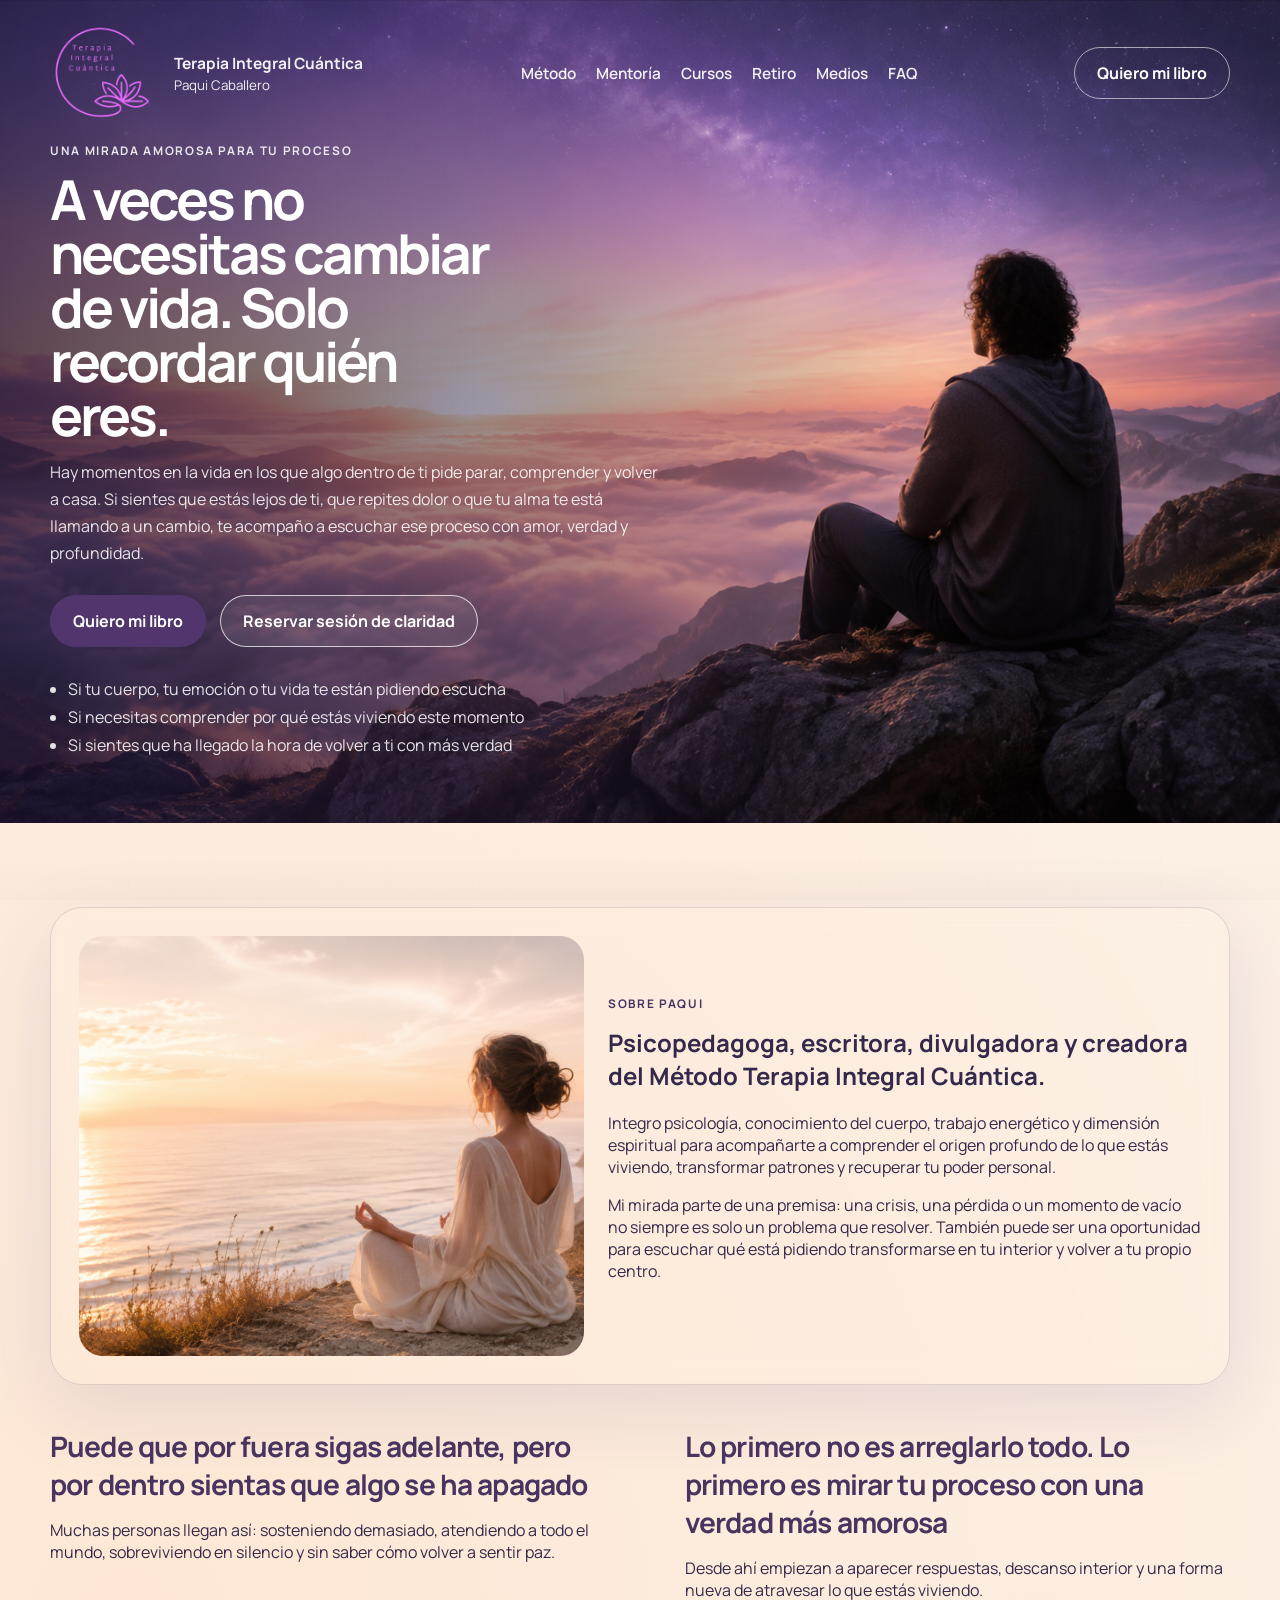
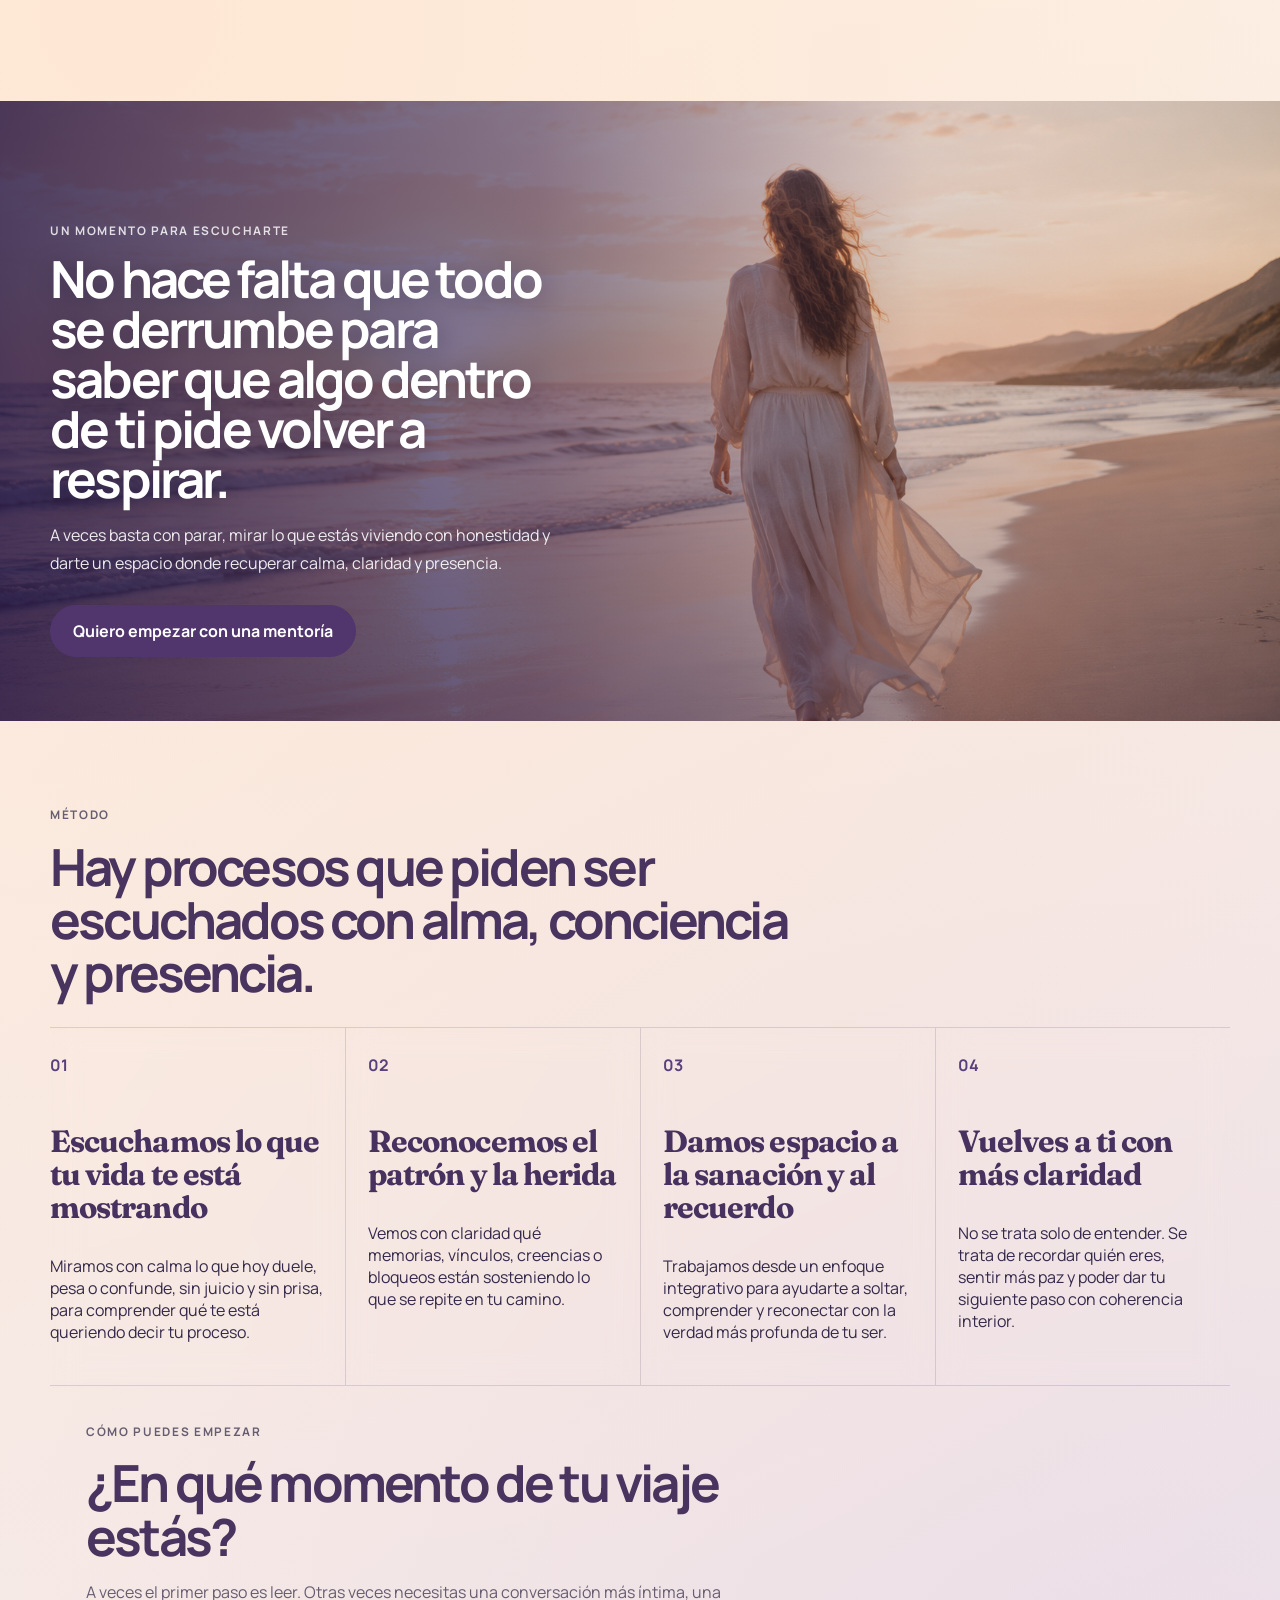
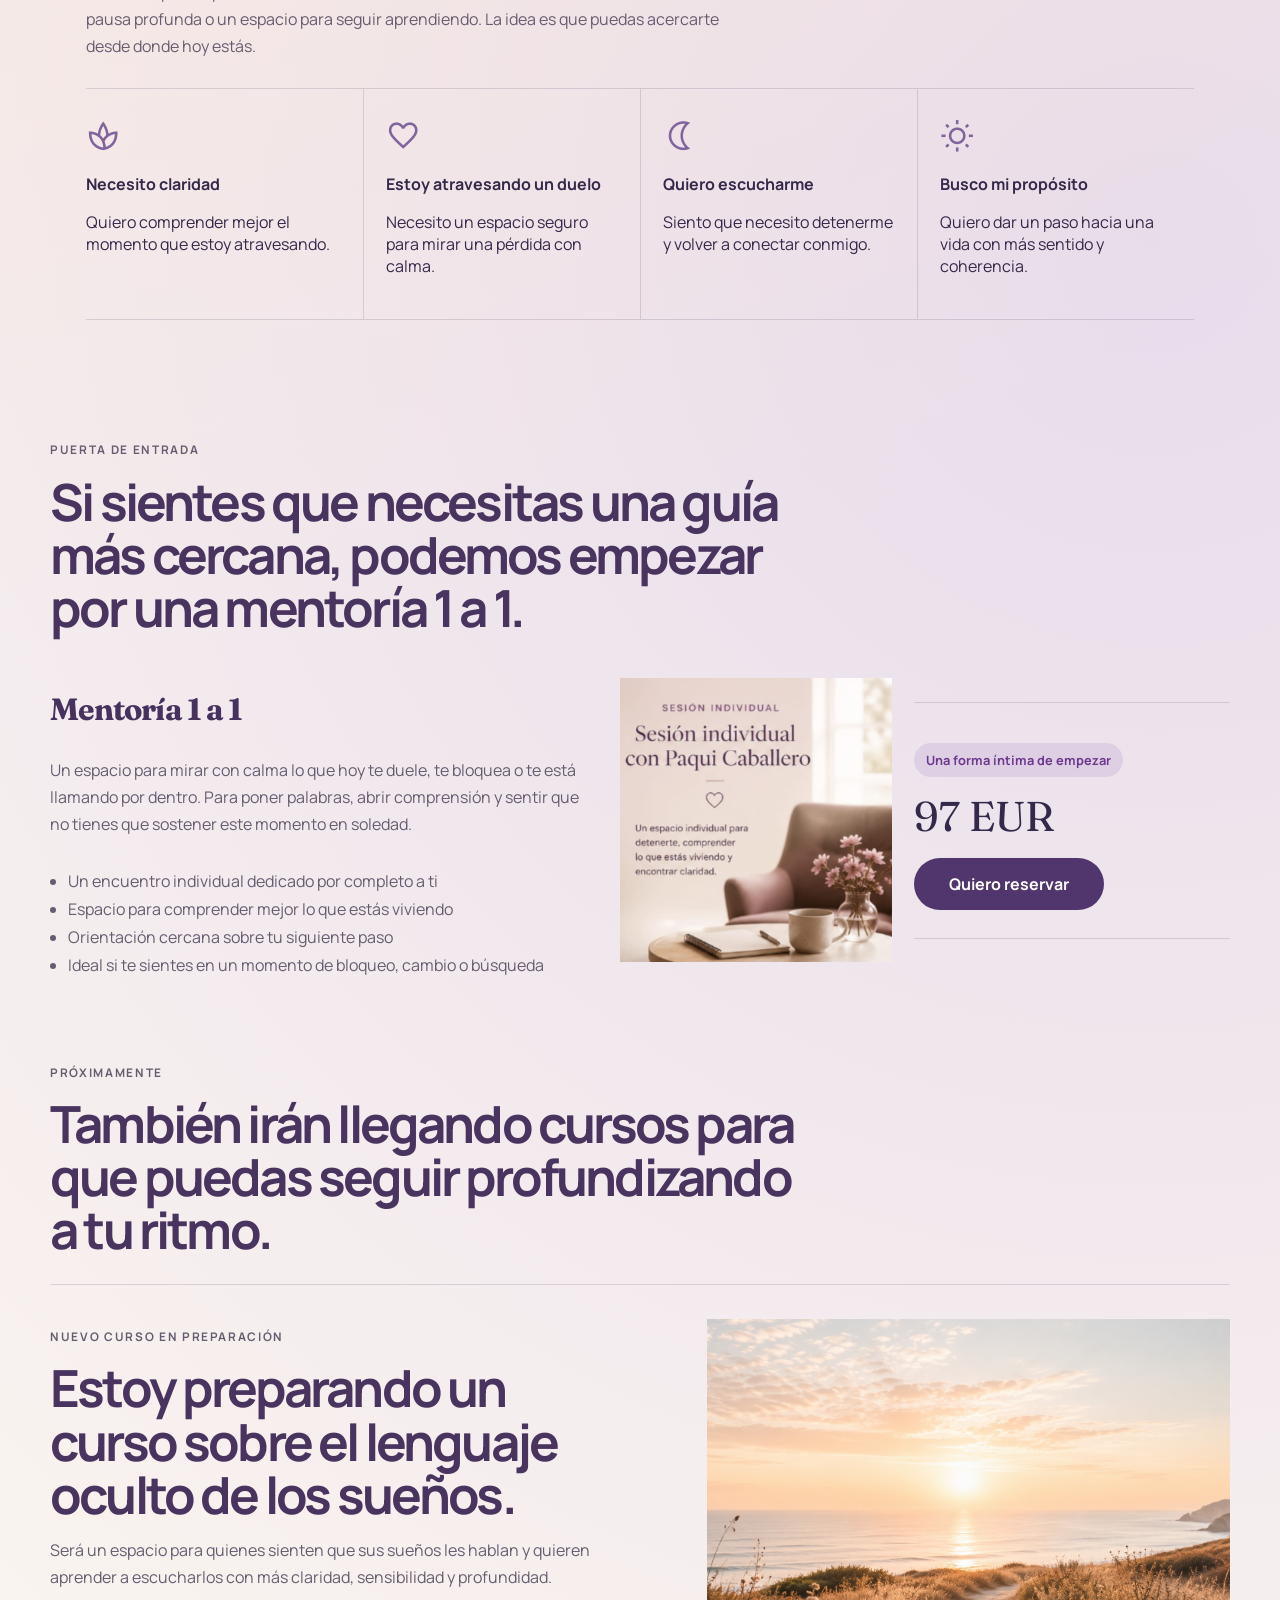
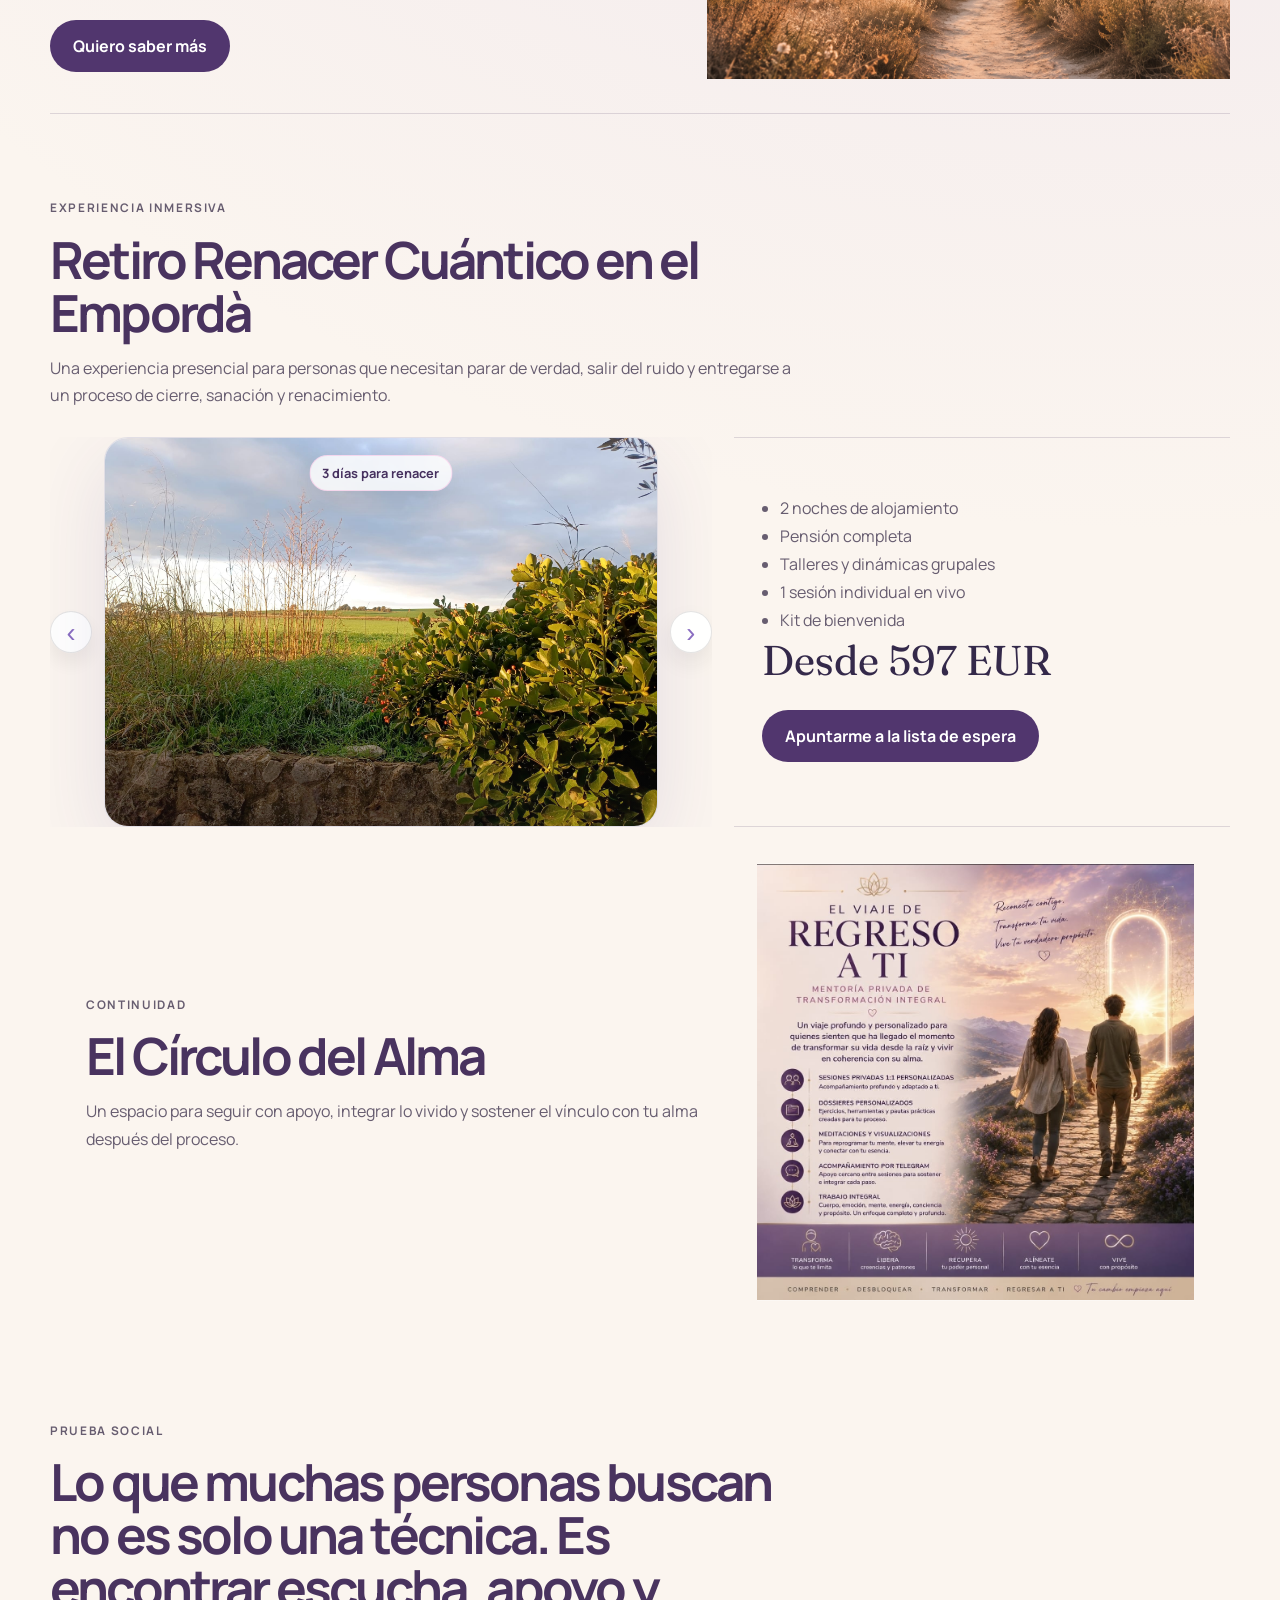
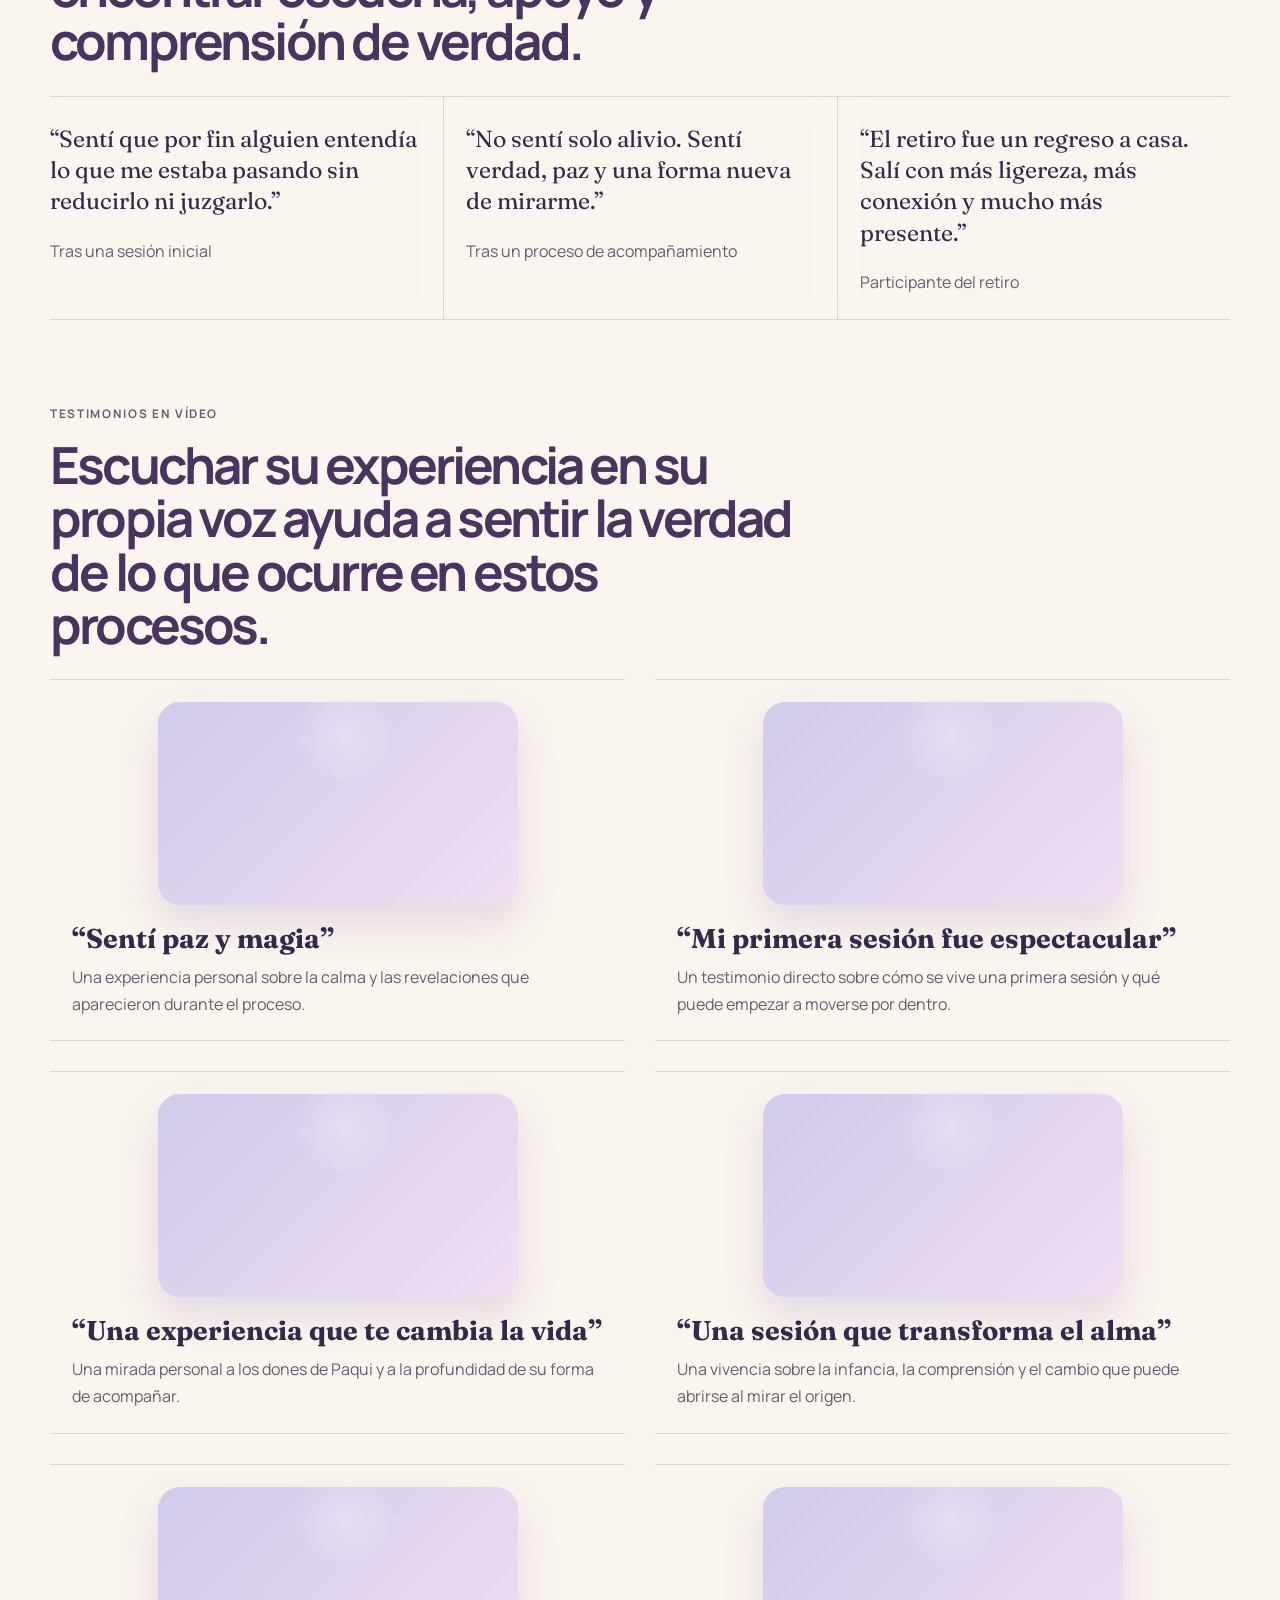
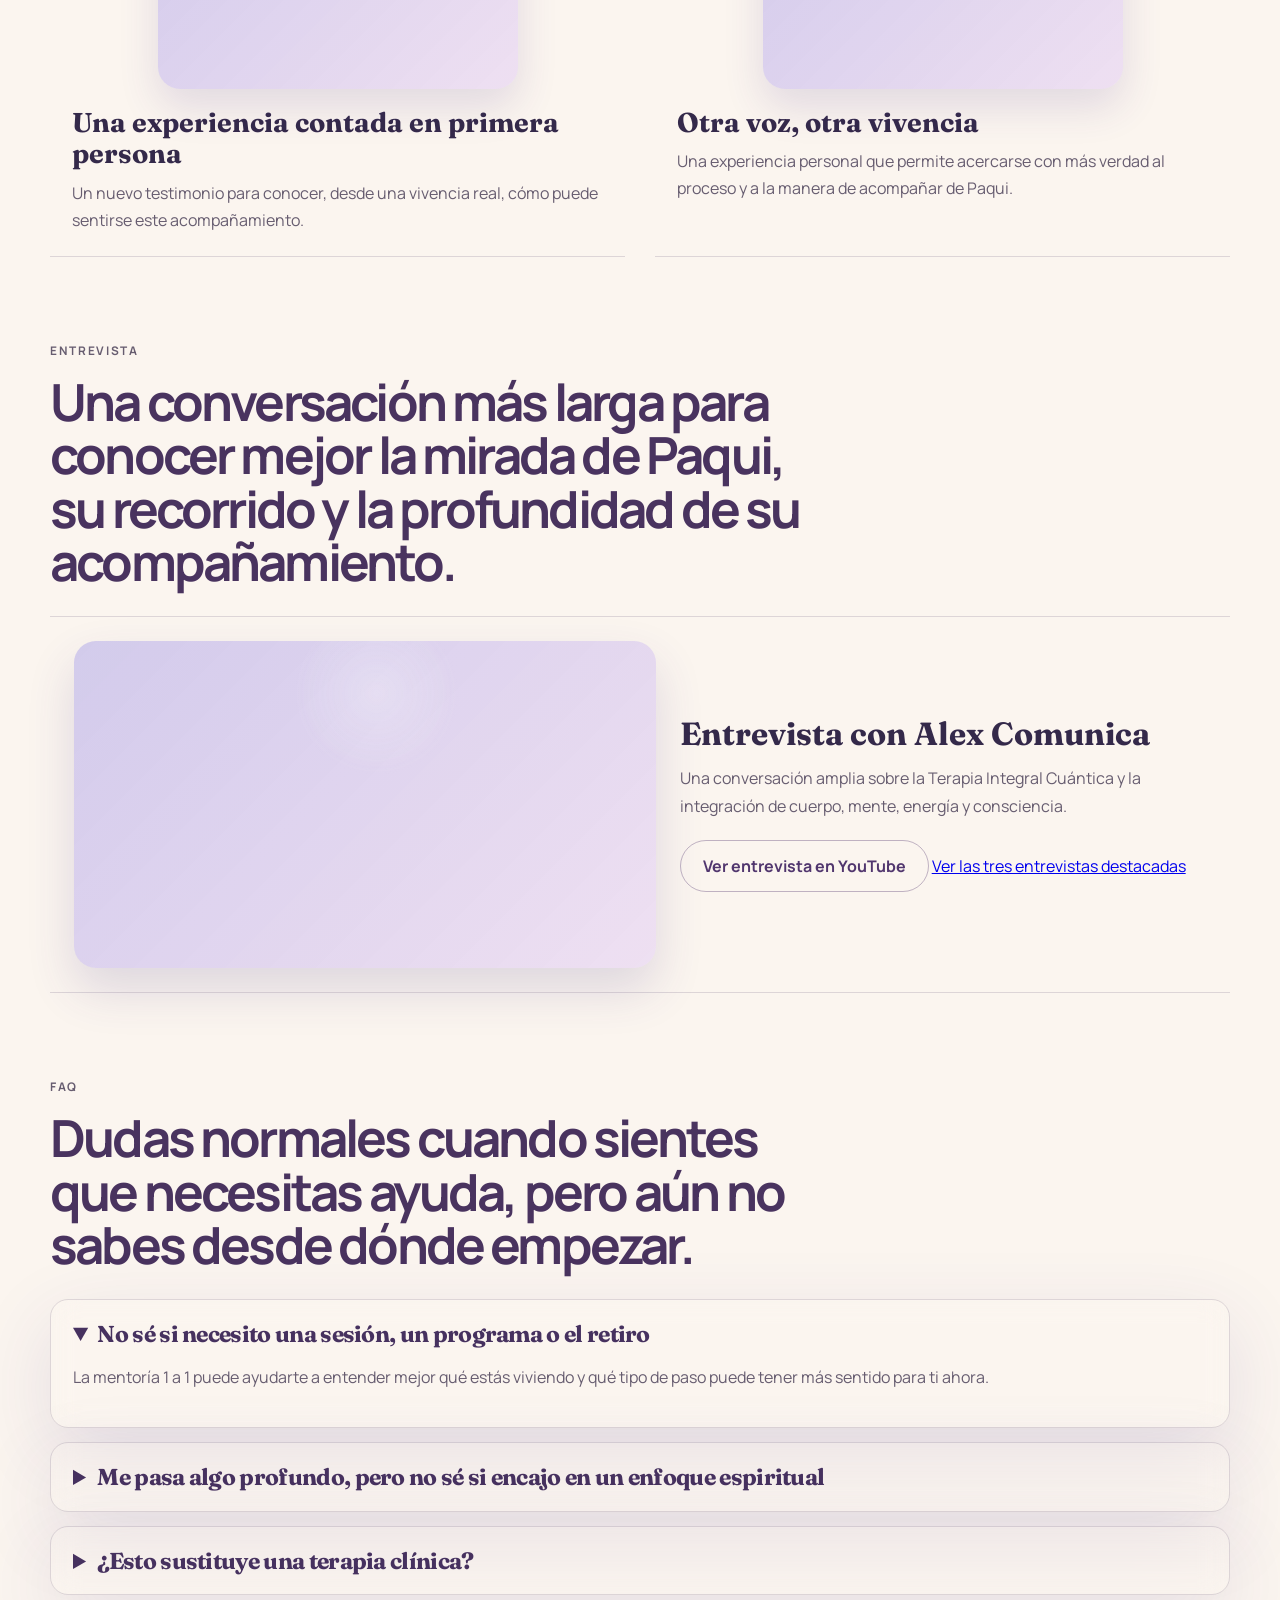
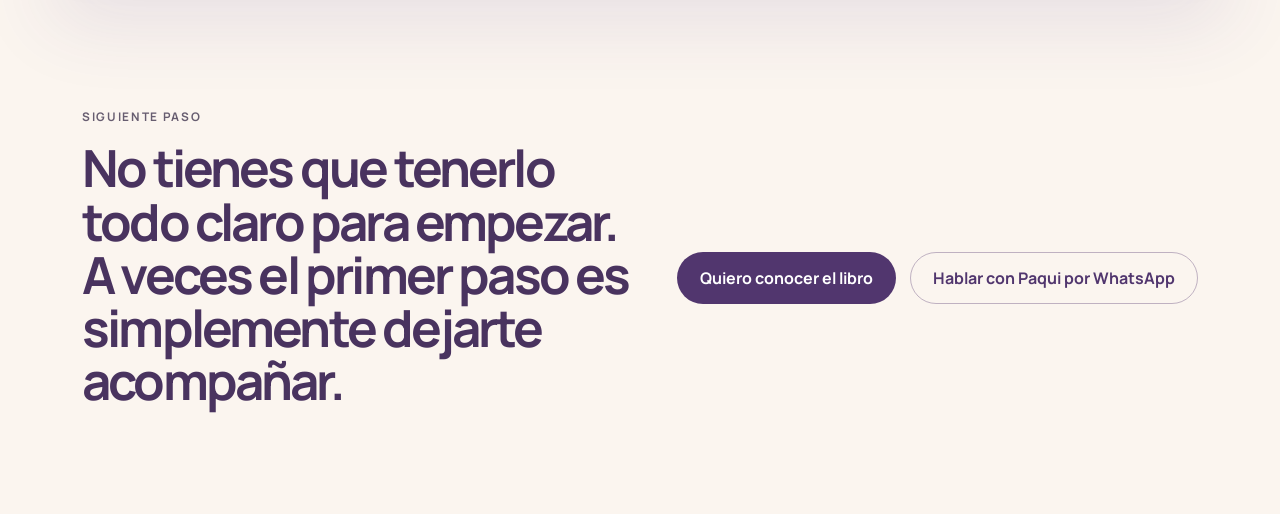
<file: index.html>
<!DOCTYPE html>
<html lang="es">
<head>
  <meta charset="UTF-8">
  <meta name="viewport" content="width=device-width, initial-scale=1.0">
  <title>Terapia Integral Cuántica | Claridad, paz y dirección</title>
  <meta
    name="description"
    content="Acompañamiento integrativo para personas en momentos de bloqueo, cambio o dolor emocional. Descubre el libro, la mentoría 1 a 1 y las experiencias de transformación de Paqui Caballero."
  >
  <link rel="preconnect" href="https://fonts.googleapis.com">
  <link rel="preconnect" href="https://fonts.gstatic.com" crossorigin>
  <link href="https://fonts.googleapis.com/css2?family=Fraunces:opsz,wght@9..144,500;9..144,700&family=Manrope:wght@400;500;600;700&display=swap" rel="stylesheet">
  <link href="https://fonts.googleapis.com/css2?family=Material+Symbols+Outlined:opsz,wght,FILL,GRAD@24,400,0,0" rel="stylesheet">
  <link rel="stylesheet" href="./styles.css">
</head>
<body class="theme-home modern-redesign">
  <div class="page-shell">
    <header class="site-header">
      <a class="brand" href="./index.html">
        <span class="brand-mark">
          <img src="./logo-web.png" alt="Logo de Terapia Integral Cuántica">
        </span>
        <span class="brand-copy">
          <strong>Terapia Integral Cuántica</strong>
          <small>Paqui Caballero</small>
        </span>
      </a>
      <nav class="site-nav">
        <a href="#metodo">Método</a>
        <a href="#mentoria">Mentoría</a>
        <a href="#cursos">Cursos</a>
        <a href="#retiro">Retiro</a>
        <a href="./medios.html">Medios</a>
        <a href="#faq">FAQ</a>
      </nav>
      <a class="button button-ghost" href="./libro.html">Quiero mi libro</a>
    </header>

    <main>
      <section class="hero">
        <div class="hero-copy">
          <p class="eyebrow">Una mirada amorosa para tu proceso</p>
          <h1>A veces no necesitas cambiar de vida. Solo recordar quién eres.</h1>
          <p class="hero-text">
            Hay momentos en la vida en los que algo dentro de ti pide parar, comprender y volver a casa.
            Si sientes que estás lejos de ti, que repites dolor o que tu alma te está llamando a un cambio,
            te acompaño a escuchar ese proceso con amor, verdad y profundidad.
          </p>
          <div class="hero-actions">
            <a class="button" href="./libro.html">Quiero mi libro</a>
            <a class="button button-secondary" href="#plan-a">Reservar sesión de claridad</a>
          </div>
          <ul class="hero-signals">
            <li>Si tu cuerpo, tu emoción o tu vida te están pidiendo escucha</li>
            <li>Si necesitas comprender por qué estás viviendo este momento</li>
            <li>Si sientes que ha llegado la hora de volver a ti con más verdad</li>
          </ul>
        </div>

        <aside class="hero-card">
          <div class="portrait-wrap">
            <img class="paqui-portrait" src="./media-kit-assets/asset-001.png" alt="Paqui Caballero">
          </div>
          <span class="card-kicker">Lo que empieza a cambiar</span>
          <ul class="ladder">
            <li><strong>Más paz:</strong> cuando dejas de luchar contra lo que sientes</li>
            <li><strong>Más comprensión:</strong> cuando pones luz sobre tu proceso</li>
            <li><strong>Más coherencia:</strong> cuando tu vida empieza a alinearse contigo</li>
            <li><strong>Más alma:</strong> cuando vuelves a sentirte en contacto con lo que eres</li>
          </ul>
          <p class="hero-card-note">
            Paqui une mirada educativa, sensibilidad espiritual y años de acompañamiento para ayudarte a leer tu proceso con más verdad y más amor.
          </p>
        </aside>
      </section>

      <section class="section visual-quote-section">
        <div class="visual-quote-card">
          <div class="visual-quote-image">
            <img src="./assets/nueva-imagen/pausa-frente-al-mar.png" alt="Persona sentada frente al mar en un momento de calma">
          </div>
          <div class="visual-quote-copy">
            <p class="eyebrow">Sobre Paqui</p>
            <h2>Psicopedagoga, escritora, divulgadora y creadora del Método Terapia Integral Cuántica.</h2>
            <p>
              Integro psicología, conocimiento del cuerpo, trabajo energético y dimensión espiritual para acompañarte a comprender el origen profundo de lo que estás viviendo, transformar patrones y recuperar tu poder personal.
            </p>
            <p>
              Mi mirada parte de una premisa: una crisis, una pérdida o un momento de vacío no siempre es solo un problema que resolver. También puede ser una oportunidad para escuchar qué está pidiendo transformarse en tu interior y volver a tu propio centro.
            </p>
          </div>
        </div>
      </section>

      <section class="trust-strip">
        <div>
          <strong>Puede que por fuera sigas adelante, pero por dentro sientas que algo se ha apagado</strong>
          <p>Muchas personas llegan así: sosteniendo demasiado, atendiendo a todo el mundo, sobreviviendo en silencio y sin saber cómo volver a sentir paz.</p>
        </div>
        <div>
          <strong>Lo primero no es arreglarlo todo. Lo primero es mirar tu proceso con una verdad más amorosa</strong>
          <p>Desde ahí empiezan a aparecer respuestas, descanso interior y una forma nueva de atravesar lo que estás viviendo.</p>
        </div>
      </section>

      <section class="visual-statement" aria-label="Un momento para volver a ti">
        <img class="visual-statement-image" src="./assets/nueva-imagen/paseo-por-la-playa.png" alt="Persona caminando junto al mar al atardecer">
        <div class="visual-statement-copy">
          <p class="eyebrow">Un momento para escucharte</p>
          <h2>No hace falta que todo se derrumbe para saber que algo dentro de ti pide volver a respirar.</h2>
          <p>
            A veces basta con parar, mirar lo que estás viviendo con honestidad y darte un espacio donde recuperar calma, claridad y presencia.
          </p>
          <a class="button button-light" href="#mentoria">Quiero empezar con una mentoría</a>
        </div>
      </section>

      <section class="section split" id="metodo">
        <div class="section-heading">
          <p class="eyebrow">Método</p>
          <h2>Hay procesos que piden ser escuchados con alma, conciencia y presencia.</h2>
        </div>
        <div class="method-grid">
          <article class="method-card">
            <span>01</span>
            <h3>Escuchamos lo que tu vida te está mostrando</h3>
            <p>Miramos con calma lo que hoy duele, pesa o confunde, sin juicio y sin prisa, para comprender qué te está queriendo decir tu proceso.</p>
          </article>
          <article class="method-card">
            <span>02</span>
            <h3>Reconocemos el patrón y la herida</h3>
            <p>Vemos con claridad qué memorias, vínculos, creencias o bloqueos están sosteniendo lo que se repite en tu camino.</p>
          </article>
          <article class="method-card">
            <span>03</span>
            <h3>Damos espacio a la sanación y al recuerdo</h3>
            <p>Trabajamos desde un enfoque integrativo para ayudarte a soltar, comprender y reconectar con la verdad más profunda de tu ser.</p>
          </article>
          <article class="method-card">
            <span>04</span>
            <h3>Vuelves a ti con más claridad</h3>
            <p>No se trata solo de entender. Se trata de recordar quién eres, sentir más paz y poder dar tu siguiente paso con coherencia interior.</p>
          </article>
        </div>
      </section>

      <section class="section accent-panel">
        <div class="section-heading narrow">
          <p class="eyebrow">Cómo puedes empezar</p>
          <h2>¿En qué momento de tu viaje estás?</h2>
          <p>
            A veces el primer paso es leer. Otras veces necesitas una conversación más íntima, una pausa profunda o un espacio para seguir aprendiendo.
            La idea es que puedas acercarte desde donde hoy estás.
          </p>
        </div>
        <div class="funnel-grid">
          <article class="journey-choice">
            <span class="material-symbols-outlined" aria-hidden="true">spa</span>
            <strong>Necesito claridad</strong>
            <p>Quiero comprender mejor el momento que estoy atravesando.</p>
          </article>
          <article class="journey-choice">
            <span class="material-symbols-outlined" aria-hidden="true">favorite</span>
            <strong>Estoy atravesando un duelo</strong>
            <p>Necesito un espacio seguro para mirar una pérdida con calma.</p>
          </article>
          <article class="journey-choice">
            <span class="material-symbols-outlined" aria-hidden="true">nightlight</span>
            <strong>Quiero escucharme</strong>
            <p>Siento que necesito detenerme y volver a conectar conmigo.</p>
          </article>
          <article class="journey-choice">
            <span class="material-symbols-outlined" aria-hidden="true">wb_sunny</span>
            <strong>Busco mi propósito</strong>
            <p>Quiero dar un paso hacia una vida con más sentido y coherencia.</p>
          </article>
        </div>
      </section>

      <section class="section" id="mentoria">
        <div class="section-heading">
          <p class="eyebrow">Puerta de entrada</p>
          <h2>Si sientes que necesitas una guía más cercana, podemos empezar por una mentoría 1 a 1.</h2>
        </div>
        <div class="offer-spotlight offer-spotlight-with-image">
          <div class="offer-copy">
            <h3>Mentoría 1 a 1</h3>
            <p>
              Un espacio para mirar con calma lo que hoy te duele, te bloquea o te está llamando por dentro.
              Para poner palabras, abrir comprensión y sentir que no tienes que sostener este momento en soledad.
            </p>
            <ul class="check-list">
              <li>Un encuentro individual dedicado por completo a ti</li>
              <li>Espacio para comprender mejor lo que estás viviendo</li>
              <li>Orientación cercana sobre tu siguiente paso</li>
              <li>Ideal si te sientes en un momento de bloqueo, cambio o búsqueda</li>
            </ul>
          </div>
          <figure class="offer-image">
            <img src="./assets/nueva-imagen/sesion-individual.jpg" alt="Espacio preparado para una sesión individual con Paqui Caballero">
          </figure>
          <div class="price-card price-card-session">
            <p class="price-card-top">Una forma íntima de empezar</p>
            <p class="price-now">97 EUR</p>
            <a
              class="button"
              href="https://www.paypal.com/ncp/payment/QM494CN8E8JZU"
            >Quiero reservar</a>
          </div>
        </div>
      </section>

      <section class="section" id="cursos">
        <div class="section-heading">
          <p class="eyebrow">Próximamente</p>
          <h2>También irán llegando cursos para que puedas seguir profundizando a tu ritmo.</h2>
        </div>
        <div class="community-section upcoming-course-feature">
          <div class="section-heading narrow">
            <p class="eyebrow">Nuevo curso en preparación</p>
            <h2>Estoy preparando un curso sobre el lenguaje oculto de los sueños.</h2>
            <p>
              Será un espacio para quienes sienten que sus sueños les hablan y quieren aprender a escucharlos con más claridad, sensibilidad y profundidad.
            </p>
            <div class="contact-actions">
              <a class="button" href="https://wa.me/34629202715?text=Hola%20Paqui%2C%20quiero%20saber%20m%C3%A1s%20sobre%20el%20curso%20de%20sue%C3%B1os." target="_blank" rel="noreferrer">Quiero saber más</a>
            </div>
          </div>
          <figure class="community-image course-feature-image">
            <img src="./assets/nueva-imagen/sendero-al-mar.png" alt="Sendero junto al mar al amanecer">
          </figure>
        </div>
      </section>

      <section class="section retreat-section" id="retiro">
        <div class="section-heading">
          <p class="eyebrow">Experiencia inmersiva</p>
          <h2>Retiro Renacer Cuántico en el Empordà</h2>
          <p>Una experiencia presencial para personas que necesitan parar de verdad, salir del ruido y entregarse a un proceso de cierre, sanación y renacimiento.</p>
        </div>
        <div class="retreat-layout">
          <div class="retreat-card scenic">
            <div class="retreat-slider retreat-slider-hero" data-slider>
              <button class="retreat-slider-nav retreat-slider-prev" type="button" aria-label="Imagen anterior" data-slider-prev>&lsaquo;</button>
              <div class="retreat-slider-viewport">
                <div class="retreat-slider-track" data-slider-track>
                  <figure class="retreat-slide">
                    <img src="./assets/emporda/emporda-1.jpeg" alt="Paisaje del Empordà con campo abierto y cielo amplio">
                  </figure>
                  <figure class="retreat-slide">
                    <img src="./assets/emporda/emporda-2.jpeg" alt="Muro de piedra y vegetación del Empordà con luz cálida">
                  </figure>
                  <figure class="retreat-slide">
                    <img src="./assets/emporda/emporda-3.jpeg" alt="Detalle natural del Empordà con arbustos, árbol y campo al fondo">
                  </figure>
                </div>
              </div>
              <button class="retreat-slider-nav retreat-slider-next" type="button" aria-label="Siguiente imagen" data-slider-next>&rsaquo;</button>
            </div>
            <span class="scenic-label">3 días para renacer</span>
          </div>
          <div class="retreat-card details">
            <ul class="check-list">
              <li>2 noches de alojamiento</li>
              <li>Pensión completa</li>
              <li>Talleres y dinámicas grupales</li>
              <li>1 sesión individual en vivo</li>
              <li>Kit de bienvenida</li>
            </ul>
            <p class="retreat-price">Desde 597 EUR</p>
            <a
              class="button"
              href="#formulario-retiro"
              data-open-modal="formulario-retiro"
            >Apuntarme a la lista de espera</a>
          </div>
        </div>
      </section>

      <section class="section community-section">
        <div class="community-content">
          <div class="section-heading narrow">
            <p class="eyebrow">Continuidad</p>
            <h2>El Círculo del Alma</h2>
            <p>
              Un espacio para seguir con apoyo, integrar lo vivido y sostener el vínculo con tu alma después del proceso.
            </p>
          </div>
          <figure class="community-image circle-soul-image">
            <img src="./assets/nueva-imagen/camino-compartido.jpg" alt="Dos personas caminando hacia un paisaje luminoso">
          </figure>
        </div>
      </section>

      <section class="section testimonials">
        <div class="section-heading">
          <p class="eyebrow">Prueba social</p>
          <h2>Lo que muchas personas buscan no es solo una técnica. Es encontrar escucha, apoyo y comprensión de verdad.</h2>
        </div>
        <div class="testimonial-grid">
          <blockquote>
            <p>“Sentí que por fin alguien entendía lo que me estaba pasando sin reducirlo ni juzgarlo.”</p>
            <cite>Tras una sesión inicial</cite>
          </blockquote>
          <blockquote>
            <p>“No sentí solo alivio. Sentí verdad, paz y una forma nueva de mirarme.”</p>
            <cite>Tras un proceso de acompañamiento</cite>
          </blockquote>
          <blockquote>
            <p>“El retiro fue un regreso a casa. Salí con más ligereza, más conexión y mucho más presente.”</p>
            <cite>Participante del retiro</cite>
          </blockquote>
        </div>
      </section>

      <section class="section video-testimonials">
        <div class="section-heading">
          <p class="eyebrow">Testimonios en vídeo</p>
          <h2>Escuchar su experiencia en su propia voz ayuda a sentir la verdad de lo que ocurre en estos procesos.</h2>
        </div>
        <div class="video-testimonial-grid">
          <article class="video-testimonial-card">
            <div class="video-embed-wrap testimonial-short">
              <iframe
                src="https://www.youtube.com/embed/bQmOBzG1L4A"
                title="Sentí paz y magia: testimonio sobre Paqui Caballero"
                loading="lazy"
                allow="accelerometer; autoplay; clipboard-write; encrypted-media; gyroscope; picture-in-picture; web-share"
                referrerpolicy="strict-origin-when-cross-origin"
                allowfullscreen
              ></iframe>
            </div>
            <h3>“Sentí paz y magia”</h3>
            <p>Una experiencia personal sobre la calma y las revelaciones que aparecieron durante el proceso.</p>
          </article>
          <article class="video-testimonial-card">
            <div class="video-embed-wrap testimonial-short">
              <iframe
                src="https://www.youtube.com/embed/VJO-uR42cto"
                title="Mi primera sesión con Paqui: testimonio"
                loading="lazy"
                allow="accelerometer; autoplay; clipboard-write; encrypted-media; gyroscope; picture-in-picture; web-share"
                referrerpolicy="strict-origin-when-cross-origin"
                allowfullscreen
              ></iframe>
            </div>
            <h3>“Mi primera sesión fue espectacular”</h3>
            <p>Un testimonio directo sobre cómo se vive una primera sesión y qué puede empezar a moverse por dentro.</p>
          </article>
          <article class="video-testimonial-card">
            <div class="video-embed-wrap testimonial-short">
              <iframe
                src="https://www.youtube.com/embed/IkyTYJOW6zs"
                title="Los dones de Paqui: testimonio personal"
                loading="lazy"
                allow="accelerometer; autoplay; clipboard-write; encrypted-media; gyroscope; picture-in-picture; web-share"
                referrerpolicy="strict-origin-when-cross-origin"
                allowfullscreen
              ></iframe>
            </div>
            <h3>“Una experiencia que te cambia la vida”</h3>
            <p>Una mirada personal a los dones de Paqui y a la profundidad de su forma de acompañar.</p>
          </article>
          <article class="video-testimonial-card">
            <div class="video-embed-wrap testimonial-short">
              <iframe
                src="https://www.youtube.com/embed/IkMkrB-Toxo"
                title="Una sesión que transforma el alma: testimonio"
                loading="lazy"
                allow="accelerometer; autoplay; clipboard-write; encrypted-media; gyroscope; picture-in-picture; web-share"
                referrerpolicy="strict-origin-when-cross-origin"
                allowfullscreen
              ></iframe>
            </div>
            <h3>“Una sesión que transforma el alma”</h3>
            <p>Una vivencia sobre la infancia, la comprensión y el cambio que puede abrirse al mirar el origen.</p>
          </article>
          <article class="video-testimonial-card">
            <div class="video-embed-wrap testimonial-short">
              <iframe
                src="https://www.youtube.com/embed/v01u3_mcE7I"
                title="Testimonio sobre el acompañamiento de Paqui Caballero"
                loading="lazy"
                allow="accelerometer; autoplay; clipboard-write; encrypted-media; gyroscope; picture-in-picture; web-share"
                referrerpolicy="strict-origin-when-cross-origin"
                allowfullscreen
              ></iframe>
            </div>
            <h3>Una experiencia contada en primera persona</h3>
            <p>Un nuevo testimonio para conocer, desde una vivencia real, cómo puede sentirse este acompañamiento.</p>
          </article>
          <article class="video-testimonial-card">
            <div class="video-embed-wrap testimonial-short">
              <iframe
                src="https://www.youtube.com/embed/xT2sp-DXKPw"
                title="Experiencia personal con Paqui Caballero"
                loading="lazy"
                allow="accelerometer; autoplay; clipboard-write; encrypted-media; gyroscope; picture-in-picture; web-share"
                referrerpolicy="strict-origin-when-cross-origin"
                allowfullscreen
              ></iframe>
            </div>
            <h3>Otra voz, otra vivencia</h3>
            <p>Una experiencia personal que permite acercarse con más verdad al proceso y a la manera de acompañar de Paqui.</p>
          </article>
        </div>
      </section>

      <section class="section media-feature">
        <div class="section-heading">
          <p class="eyebrow">Entrevista</p>
          <h2>Una conversación más larga para conocer mejor la mirada de Paqui, su recorrido y la profundidad de su acompañamiento.</h2>
        </div>
        <div class="media-feature-card">
          <div class="video-embed-wrap media-feature-video">
            <iframe
              src="https://www.youtube.com/embed/lkwGRe4aRCY"
              title="Entrevista con Paqui Caballero en Alex Comunica"
              loading="lazy"
              allow="accelerometer; autoplay; clipboard-write; encrypted-media; gyroscope; picture-in-picture; web-share"
              referrerpolicy="strict-origin-when-cross-origin"
              allowfullscreen
            ></iframe>
          </div>
          <div class="media-feature-copy">
            <h3>Entrevista con Alex Comunica</h3>
            <p>
              Una conversación amplia sobre la Terapia Integral Cuántica y la integración de cuerpo, mente, energía y consciencia.
            </p>
            <a class="button button-secondary" href="https://youtu.be/lkwGRe4aRCY?si=7szPfKAEoZI1-rS_" target="_blank" rel="noreferrer">Ver entrevista en YouTube</a>
            <a class="text-link" href="./medios.html">Ver las tres entrevistas destacadas</a>
          </div>
        </div>
      </section>

      <section class="section faq-section" id="faq">
        <div class="section-heading">
          <p class="eyebrow">FAQ</p>
          <h2>Dudas normales cuando sientes que necesitas ayuda, pero aún no sabes desde dónde empezar.</h2>
        </div>
        <div class="faq-list">
          <details open>
            <summary>No sé si necesito una sesión, un programa o el retiro</summary>
            <p>La mentoría 1 a 1 puede ayudarte a entender mejor qué estás viviendo y qué tipo de paso puede tener más sentido para ti ahora.</p>
          </details>
          <details>
            <summary>Me pasa algo profundo, pero no sé si encajo en un enfoque espiritual</summary>
            <p>No necesitas tener un lenguaje espiritual previo. Lo importante es lo que estás viviendo y tu disposición a mirarlo con verdad. El acompañamiento parte siempre de tu momento real.</p>
          </details>
          <details>
            <summary>¿Esto sustituye una terapia clínica?</summary>
            <p>No. La propuesta se presenta como acompañamiento integrativo y de crecimiento personal. Si existiera una necesidad clínica, debe derivarse al profesional correspondiente.</p>
          </details>
        </div>
      </section>

      <section class="section contact-panel" id="contacto">
        <div>
          <p class="eyebrow">Siguiente paso</p>
          <h2>No tienes que tenerlo todo claro para empezar. A veces el primer paso es simplemente dejarte acompañar.</h2>
        </div>
        <div class="contact-actions">
          <a class="button" href="./libro.html">Quiero conocer el libro</a>
          <a class="button button-secondary" href="https://wa.me/34629202715?text=Hola%20Paqui%2C%20he%20visitado%20tu%20web%20y%20me%20gustar%C3%ADa%20hablar%20contigo." target="_blank" rel="noreferrer">Hablar con Paqui por WhatsApp</a>
        </div>
      </section>
    </main>

    <div class="retreat-modal" id="formulario-retiro" aria-hidden="true">
      <div class="retreat-modal-backdrop" data-close-modal></div>
      <div class="retreat-modal-dialog" role="dialog" aria-modal="true" aria-labelledby="retreat-modal-title">
        <button class="retreat-modal-close" type="button" aria-label="Cerrar formulario" data-close-modal>&times;</button>
        <div class="section-heading narrow">
          <p class="eyebrow">Formulario del retiro</p>
          <h2 id="retreat-modal-title">Si sientes que este retiro puede ser para ti, puedes dejar aquí tus datos y tu preferencia.</h2>
          <p>
            Completa este paso y después podrás continuar a la reserva con PayPal si ya quieres asegurar tu plaza.
          </p>
        </div>
        <form
          class="retreat-interest-form"
          data-retreat-form
          data-paypal-url="https://www.paypal.com/ncp/payment/7JB9PLMHAYT2L"
        >
          <div class="retreat-form-grid">
            <label>
              Nombre y apellidos
              <input type="text" name="name" autocomplete="name" placeholder="Tu nombre completo" required>
            </label>
            <label>
              Email
              <input type="email" name="email" autocomplete="email" placeholder="tu@email.com" required>
            </label>
            <label>
              Teléfono
              <input type="tel" name="phone" autocomplete="tel" placeholder="Tu teléfono" required>
            </label>
            <label>
              Ciudad o país
              <input type="text" name="location" autocomplete="address-level2" placeholder="Desde dónde vendrías">
            </label>
            <label>
              ¿Cómo prefieres asistir?
              <select name="attendance_preference" required>
                <option value="">Selecciona una opción</option>
                <option value="quiero-reservar">Quiero reservar ya</option>
                <option value="quiero-mas-info">Quiero más información primero</option>
                <option value="tengo-que-valorar-fechas">Tengo que valorar fechas</option>
              </select>
            </label>
            <label>
              ¿Cómo supiste de Paqui?
              <input type="text" name="source" placeholder="Instagram, recomendación, libro, entrevista...">
            </label>
          </div>
          <label>
            ¿Qué te está llamando de este retiro?
            <textarea name="motivation" rows="4" placeholder="Cuéntale brevemente qué estás viviendo o qué te gustaría transformar" required></textarea>
          </label>
          <label>
            ¿Hay algo importante que quieras que sepamos?
            <textarea name="notes" rows="3" placeholder="Disponibilidad, dudas, situación personal, necesidades..."></textarea>
          </label>
          <label class="checkbox retreat-form-consent">
            <input type="checkbox" name="consent" required>
            <span>He leído la información y acepto que Paqui o su equipo puedan contactarme para gestionar mi interés en el retiro.</span>
          </label>
          <div class="retreat-form-actions">
            <button class="button" type="submit">Enviar y continuar a PayPal</button>
            <button class="button button-ghost" type="button" data-close-modal>Seguir mirando</button>
          </div>
          <p class="retreat-form-note" data-retreat-form-note>
            Primero recogemos tus datos y después te llevamos a la reserva con PayPal.
          </p>
        </form>
      </div>
    </div>
  </div>

  <script src="./script.js"></script>
</body>
</html>
</file>
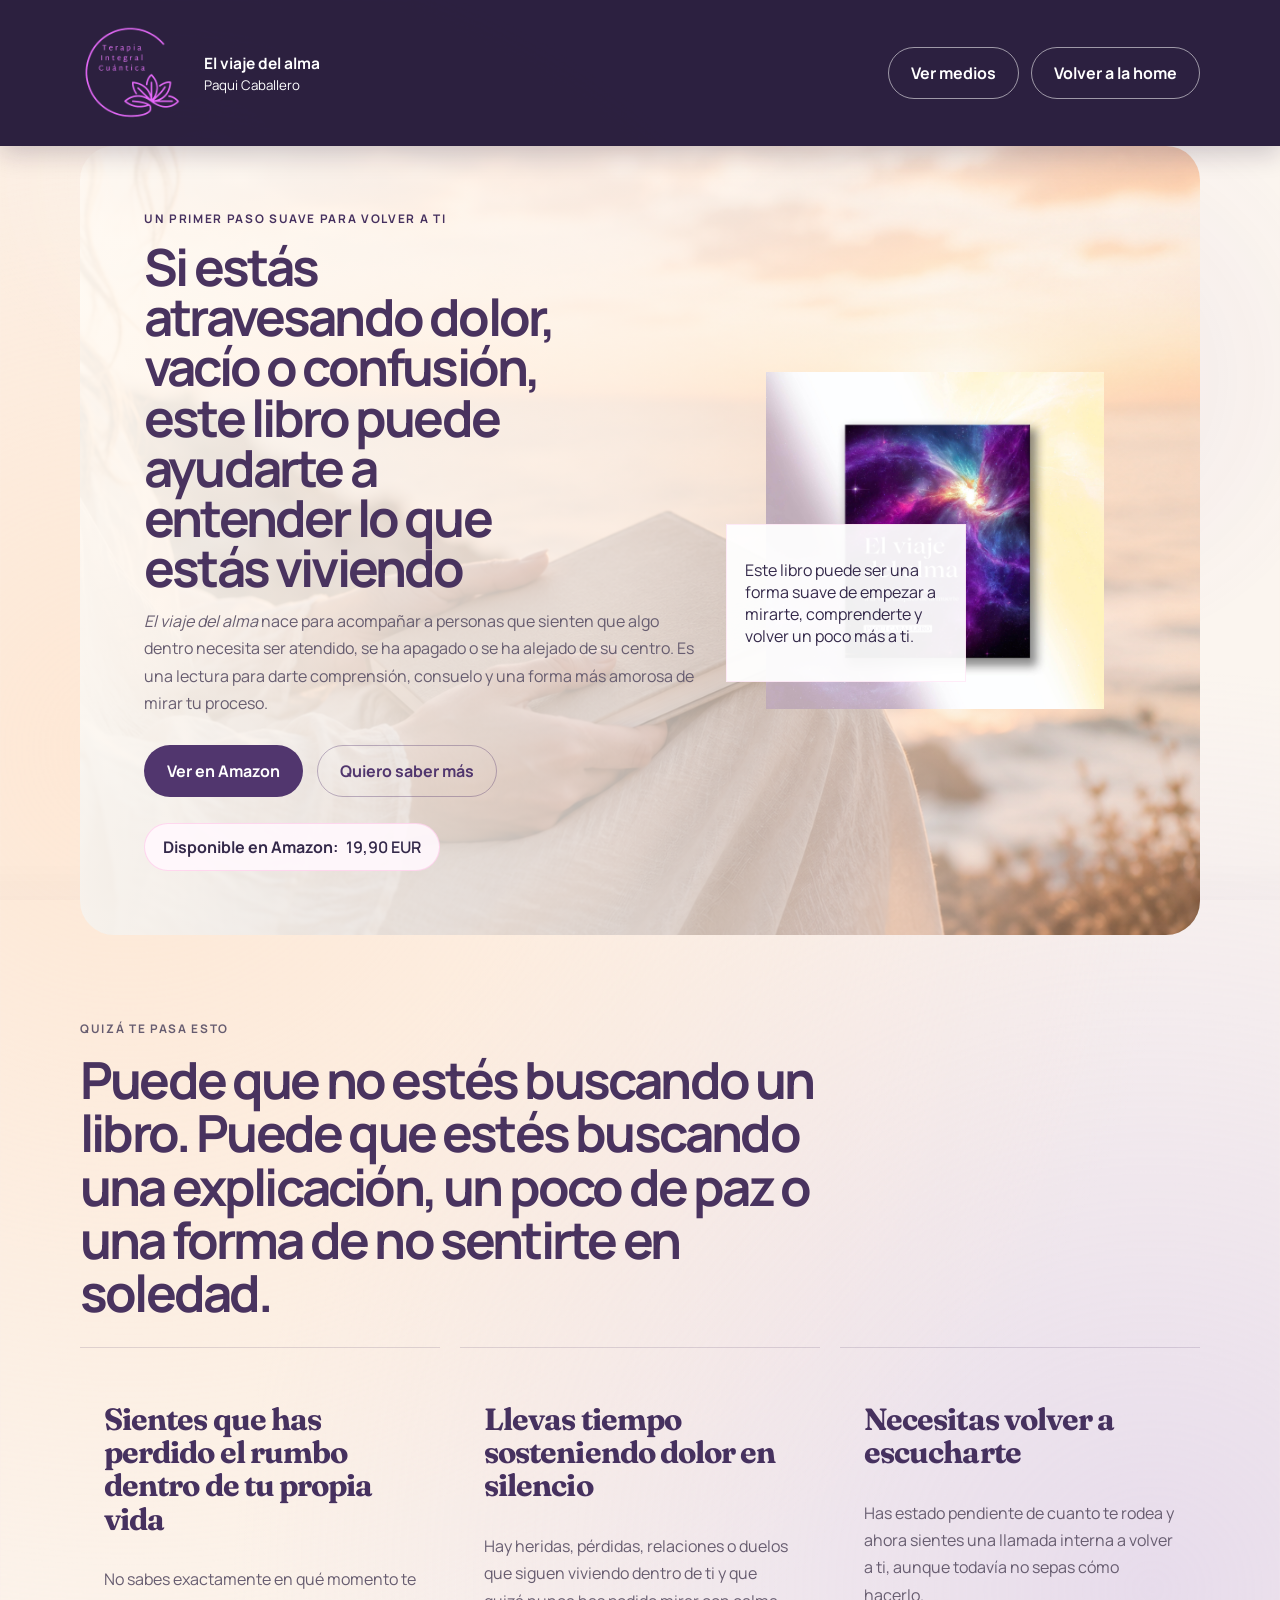
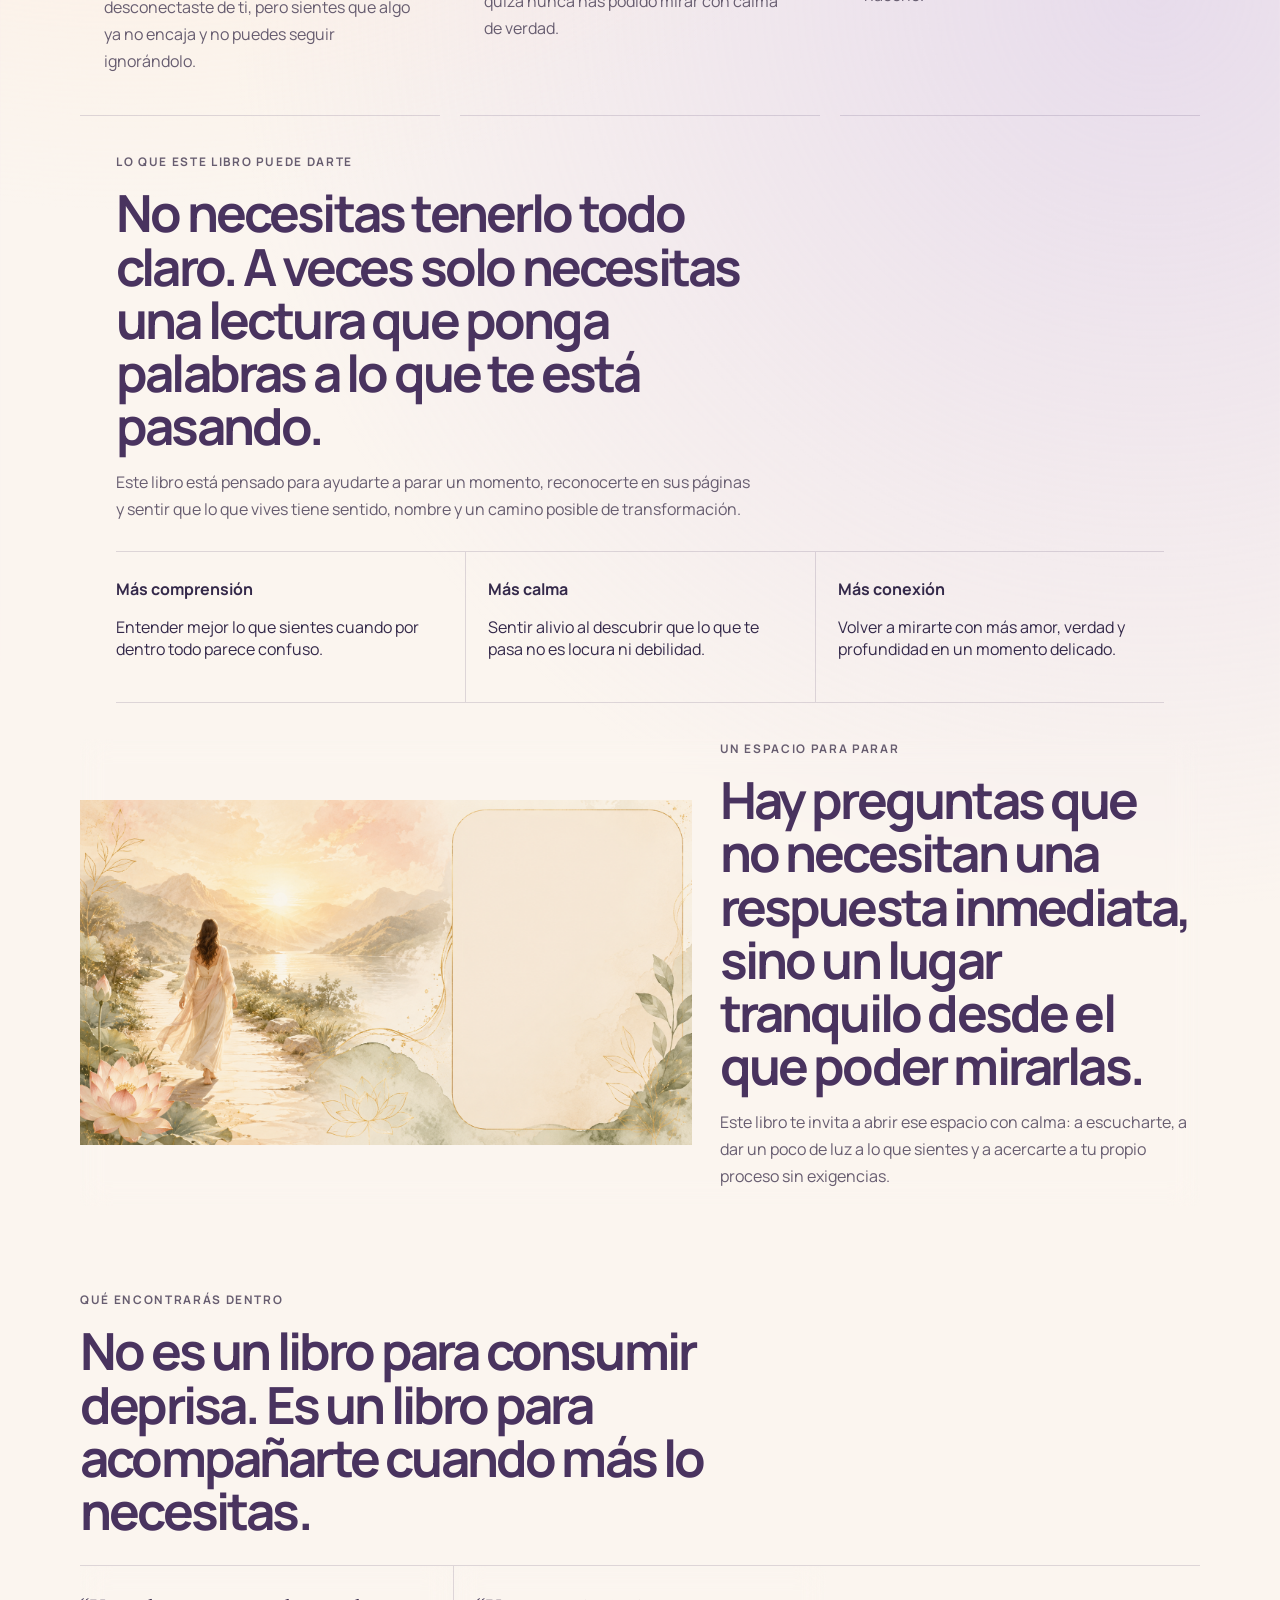
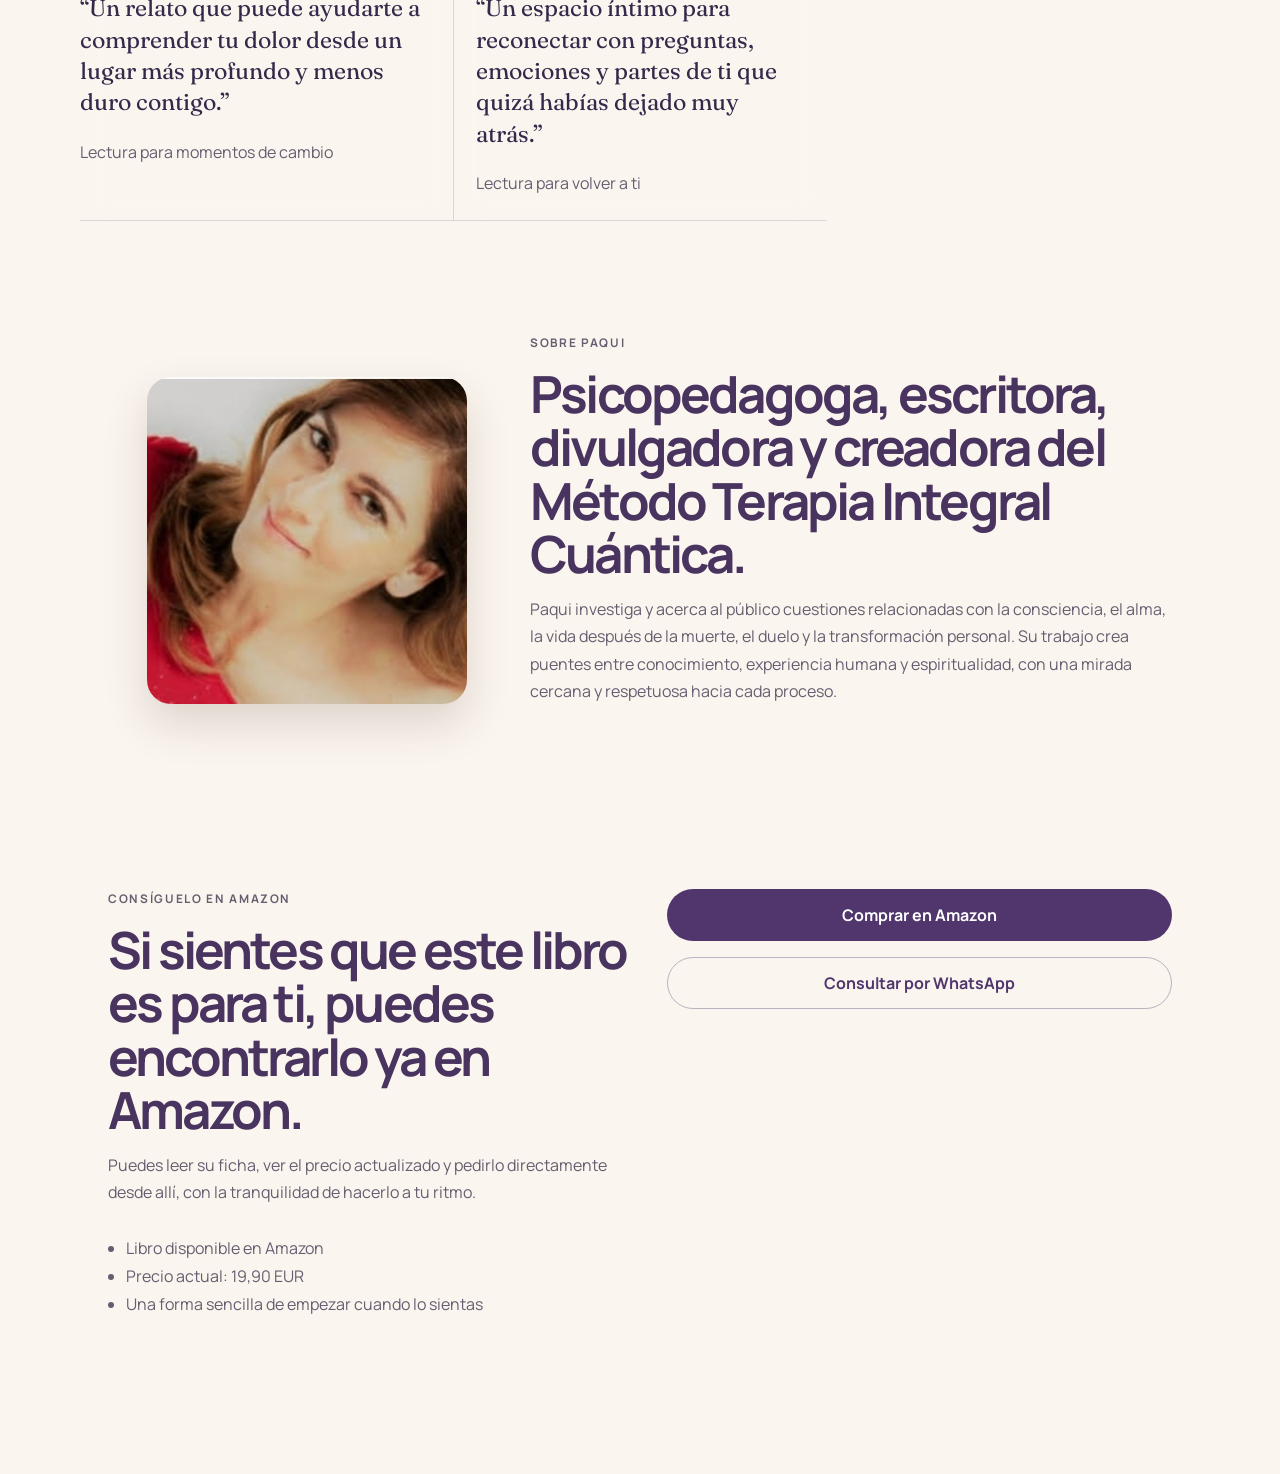
<file: libro.html>
<!DOCTYPE html>
<html lang="es">
<head>
  <meta charset="UTF-8">
  <meta name="viewport" content="width=device-width, initial-scale=1.0">
  <title>El viaje del alma | Disponible en Amazon</title>
  <meta
    name="description"
    content="Descubre El viaje del alma, el libro de Paqui Caballero, y encuéntralo en Amazon."
  >
  <link rel="preconnect" href="https://fonts.googleapis.com">
  <link rel="preconnect" href="https://fonts.gstatic.com" crossorigin>
  <link href="https://fonts.googleapis.com/css2?family=Fraunces:opsz,wght@9..144,500;9..144,700&family=Manrope:wght@400;500;600;700&display=swap" rel="stylesheet">
  <link rel="stylesheet" href="./styles.css">
</head>
<body class="theme-book modern-redesign">
  <div class="page-shell">
    <header class="site-header simple">
      <a class="brand" href="./index.html">
        <span class="brand-mark">
          <img src="./logo-web.png" alt="Logo de Terapia Integral Cuántica">
        </span>
        <span class="brand-copy">
          <strong>El viaje del alma</strong>
          <small>Paqui Caballero</small>
        </span>
      </a>
      <div class="header-actions">
        <a class="button button-ghost" href="./medios.html">Ver medios</a>
        <a class="button button-ghost" href="./index.html">Volver a la home</a>
      </div>
    </header>

    <main>
      <section class="book-hero">
        <div class="book-copy">
          <p class="eyebrow">Un primer paso suave para volver a ti</p>
          <h1>Si estás atravesando dolor, vacío o confusión, este libro puede ayudarte a entender lo que estás viviendo</h1>
          <p class="hero-text">
            <em>El viaje del alma</em> nace para acompañar a personas que sienten que algo dentro necesita ser atendido,
            se ha apagado o se ha alejado de su centro. Es una lectura para darte comprensión, consuelo y una forma
            más amorosa de mirar tu proceso.
          </p>
          <div class="hero-actions">
            <a class="button" href="https://www.amazon.es/El-viaje-del-alma-amorosa/dp/8409813076" target="_blank" rel="noreferrer">Ver en Amazon</a>
            <a class="button button-secondary" href="#que-encontraras">Quiero saber más</a>
          </div>
          <div class="offer-ribbon">
            <strong>Disponible en Amazon:</strong> 19,90 EUR
          </div>
        </div>
        <div class="book-mock">
          <div class="book-photo-frame">
            <img src="./assets/nueva-imagen/portada-el-viaje-del-alma.jpg" alt="Portada del libro El viaje del alma, de Paqui Caballero">
          </div>
          <div class="floating-note">
            <p>Este libro puede ser una forma suave de empezar a mirarte, comprenderte y volver un poco más a ti.</p>
          </div>
        </div>
      </section>

      <section class="section" id="que-encontraras">
        <div class="section-heading">
          <p class="eyebrow">Quizá te pasa esto</p>
          <h2>Puede que no estés buscando un libro. Puede que estés buscando una explicación, un poco de paz o una forma de no sentirte en soledad.</h2>
        </div>
        <div class="book-grid">
          <article class="soft-card">
            <h3>Sientes que has perdido el rumbo dentro de tu propia vida</h3>
            <p>No sabes exactamente en qué momento te desconectaste de ti, pero sientes que algo ya no encaja y no puedes seguir ignorándolo.</p>
          </article>
          <article class="soft-card">
            <h3>Llevas tiempo sosteniendo dolor en silencio</h3>
            <p>Hay heridas, pérdidas, relaciones o duelos que siguen viviendo dentro de ti y que quizá nunca has podido mirar con calma de verdad.</p>
          </article>
          <article class="soft-card">
            <h3>Necesitas volver a escucharte</h3>
            <p>Has estado pendiente de cuanto te rodea y ahora sientes una llamada interna a volver a ti, aunque todavía no sepas cómo hacerlo.</p>
          </article>
        </div>
      </section>

      <section class="section accent-panel">
        <div class="section-heading narrow">
          <p class="eyebrow">Lo que este libro puede darte</p>
          <h2>No necesitas tenerlo todo claro. A veces solo necesitas una lectura que ponga palabras a lo que te está pasando.</h2>
          <p>
            Este libro está pensado para ayudarte a parar un momento, reconocerte en sus páginas y sentir que lo que vives
            tiene sentido, nombre y un camino posible de transformación.
          </p>
        </div>
        <div class="funnel-grid compact">
          <article>
            <strong>Más comprensión</strong>
            <p>Entender mejor lo que sientes cuando por dentro todo parece confuso.</p>
          </article>
          <article>
            <strong>Más calma</strong>
            <p>Sentir alivio al descubrir que lo que te pasa no es locura ni debilidad.</p>
          </article>
          <article>
            <strong>Más conexión</strong>
            <p>Volver a mirarte con más amor, verdad y profundidad en un momento delicado.</p>
          </article>
        </div>
      </section>

      <section class="section book-scene">
        <div class="book-scene-image">
          <img src="./assets/nueva-imagen/camino-interior-ilustracion.png" alt="Ilustración de una persona recorriendo un paisaje de montaña y lago">
        </div>
        <div class="book-scene-copy section-heading narrow">
          <p class="eyebrow">Un espacio para parar</p>
          <h2>Hay preguntas que no necesitan una respuesta inmediata, sino un lugar tranquilo desde el que poder mirarlas.</h2>
          <p>
            Este libro te invita a abrir ese espacio con calma: a escucharte, a dar un poco de luz a lo que sientes y a acercarte a tu propio proceso sin exigencias.
          </p>
        </div>
      </section>

      <section class="section">
        <div class="section-heading">
          <p class="eyebrow">Qué encontrarás dentro</p>
          <h2>No es un libro para consumir deprisa. Es un libro para acompañarte cuando más lo necesitas.</h2>
        </div>
        <div class="testimonial-grid">
          <blockquote>
            <p>“Un relato que puede ayudarte a comprender tu dolor desde un lugar más profundo y menos duro contigo.”</p>
            <cite>Lectura para momentos de cambio</cite>
          </blockquote>
          <blockquote>
            <p>“Un espacio íntimo para reconectar con preguntas, emociones y partes de ti que quizá habías dejado muy atrás.”</p>
            <cite>Lectura para volver a ti</cite>
          </blockquote>
        </div>
      </section>

      <section class="section">
        <div class="author-feature">
          <div class="author-feature-image">
            <img src="./media-kit-assets/asset-001.png" alt="Paqui Caballero">
          </div>
          <div class="author-feature-copy section-heading narrow">
            <p class="eyebrow">Sobre Paqui</p>
            <h2>Psicopedagoga, escritora, divulgadora y creadora del Método Terapia Integral Cuántica.</h2>
            <p>
              Paqui investiga y acerca al público cuestiones relacionadas con la consciencia, el alma, la vida después de la muerte,
              el duelo y la transformación personal. Su trabajo crea puentes entre conocimiento, experiencia humana y espiritualidad,
              con una mirada cercana y respetuosa hacia cada proceso.
            </p>
          </div>
        </div>
      </section>

      <section class="section checkout-panel" id="pedido">
        <div class="checkout-box">
          <div class="checkout-copy">
            <p class="eyebrow">Consíguelo en Amazon</p>
            <h2>Si sientes que este libro es para ti, puedes encontrarlo ya en Amazon.</h2>
            <p>Puedes leer su ficha, ver el precio actualizado y pedirlo directamente desde allí, con la tranquilidad de hacerlo a tu ritmo.</p>
            <ul class="check-list">
              <li>Libro disponible en Amazon</li>
              <li>Precio actual: 19,90 EUR</li>
              <li>Una forma sencilla de empezar cuando lo sientas</li>
            </ul>
          </div>
          <div class="checkout-form checkout-form-static">
            <a class="button" href="https://www.amazon.es/El-viaje-del-alma-amorosa/dp/8409813076" target="_blank" rel="noreferrer">Comprar en Amazon</a>
            <a class="button button-secondary" href="https://wa.me/34629202715?text=Hola%20Paqui%2C%20quiero%20hacerte%20una%20consulta%20sobre%20El%20viaje%20del%20alma." target="_blank" rel="noreferrer">Consultar por WhatsApp</a>
          </div>
        </div>
      </section>
    </main>
  </div>

  <script src="./script.js"></script>
</body>
</html>
</file>
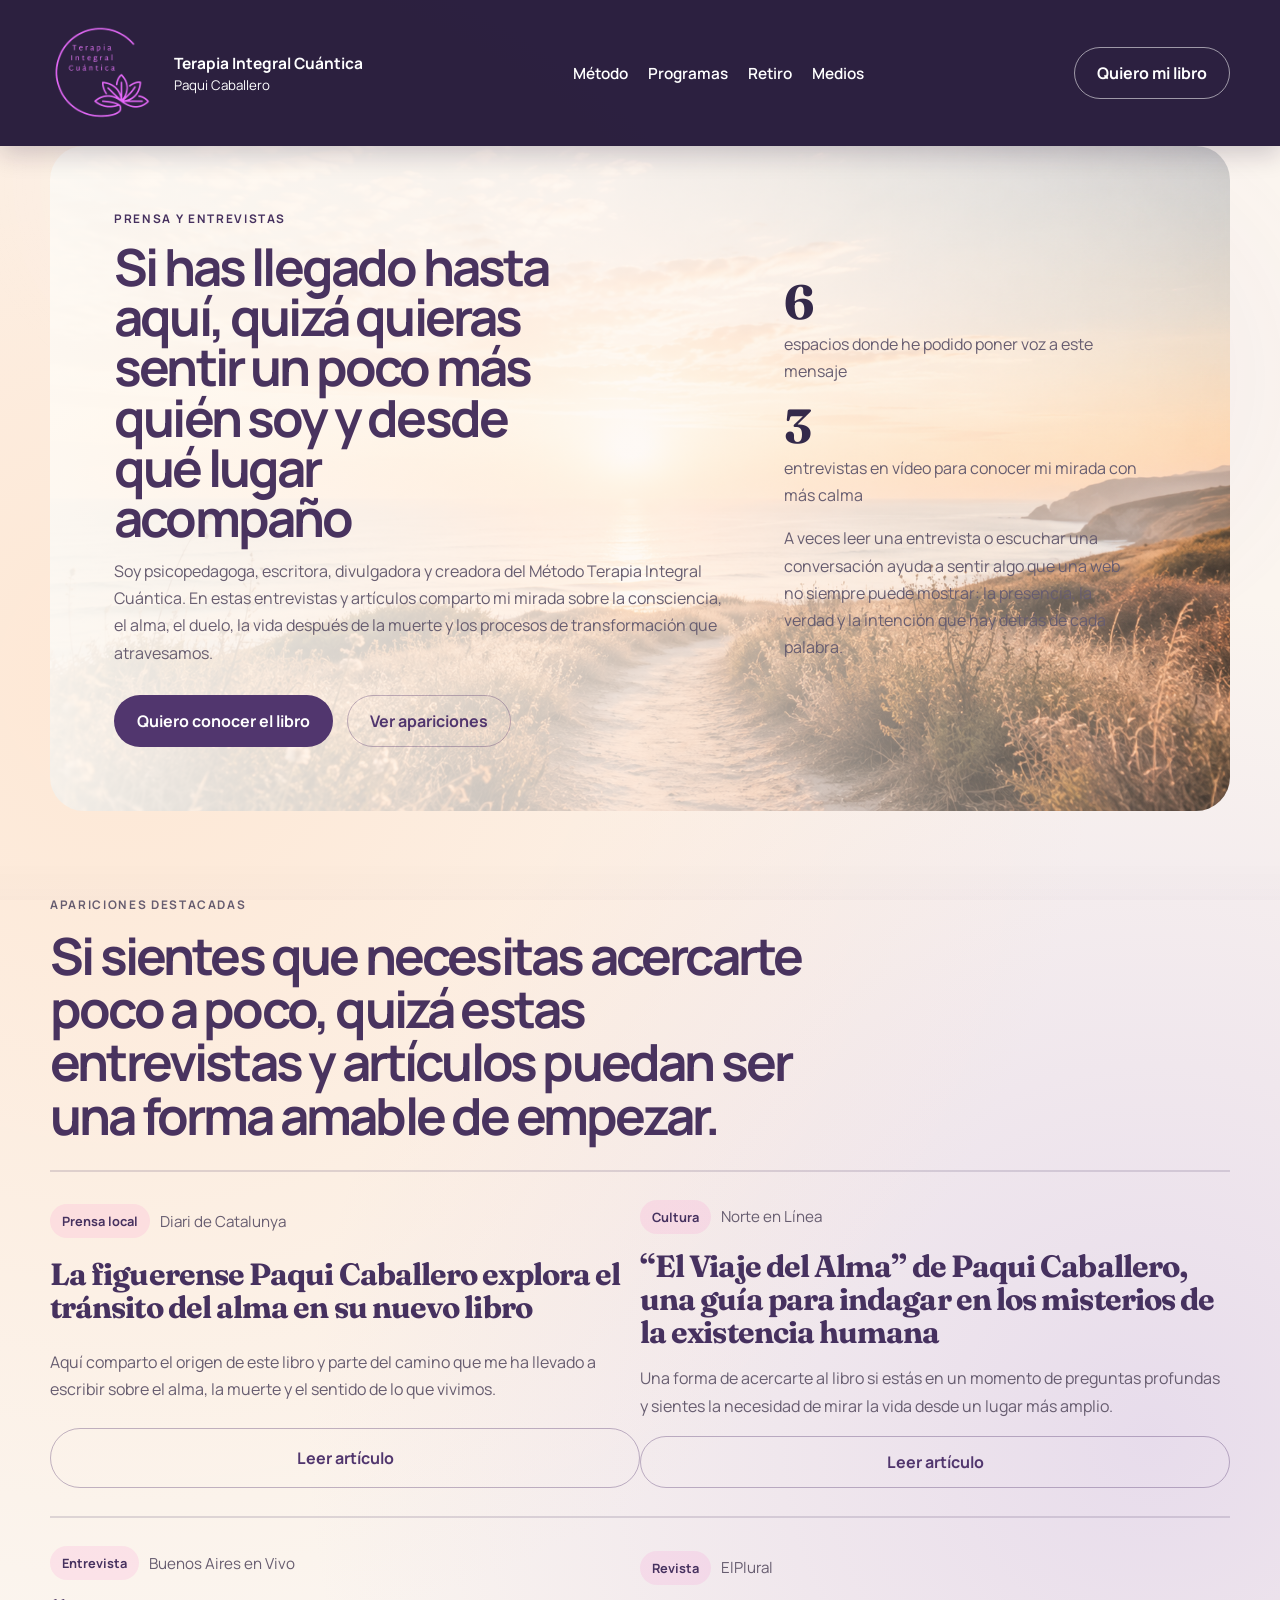
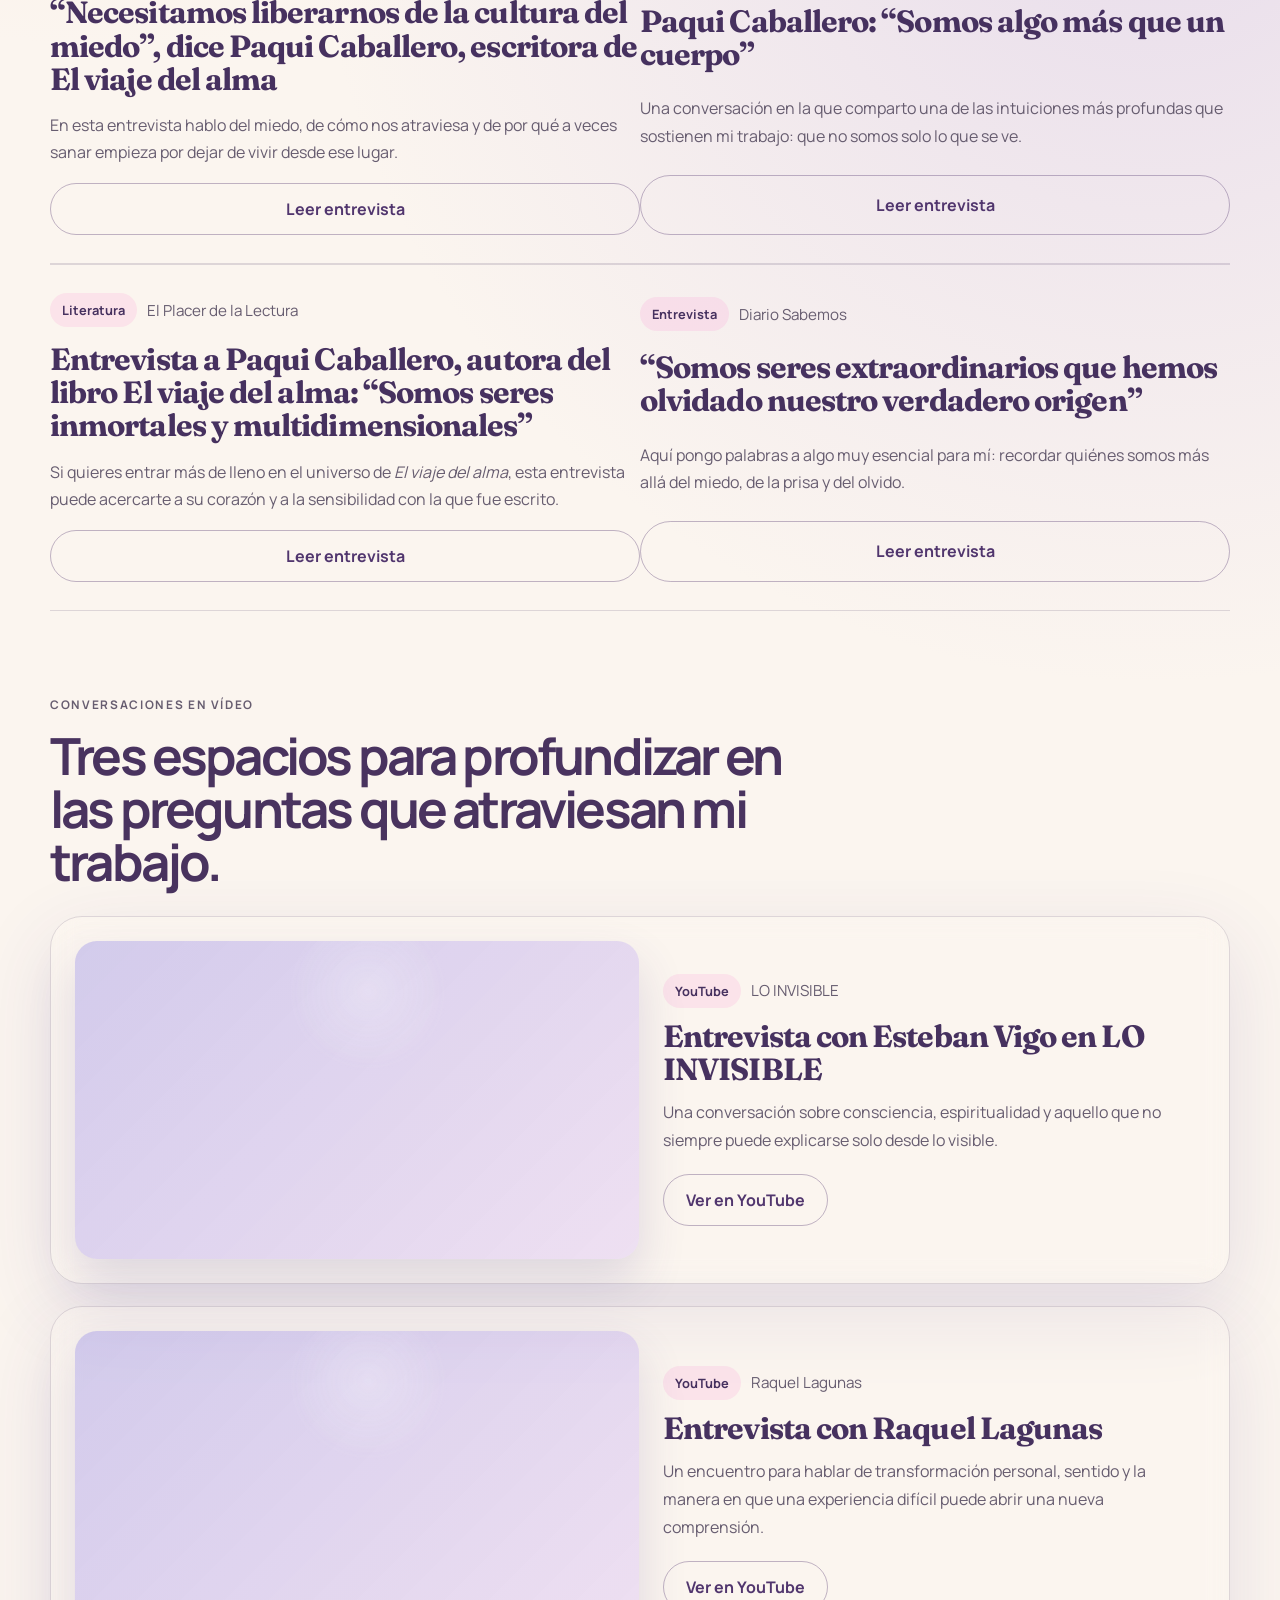
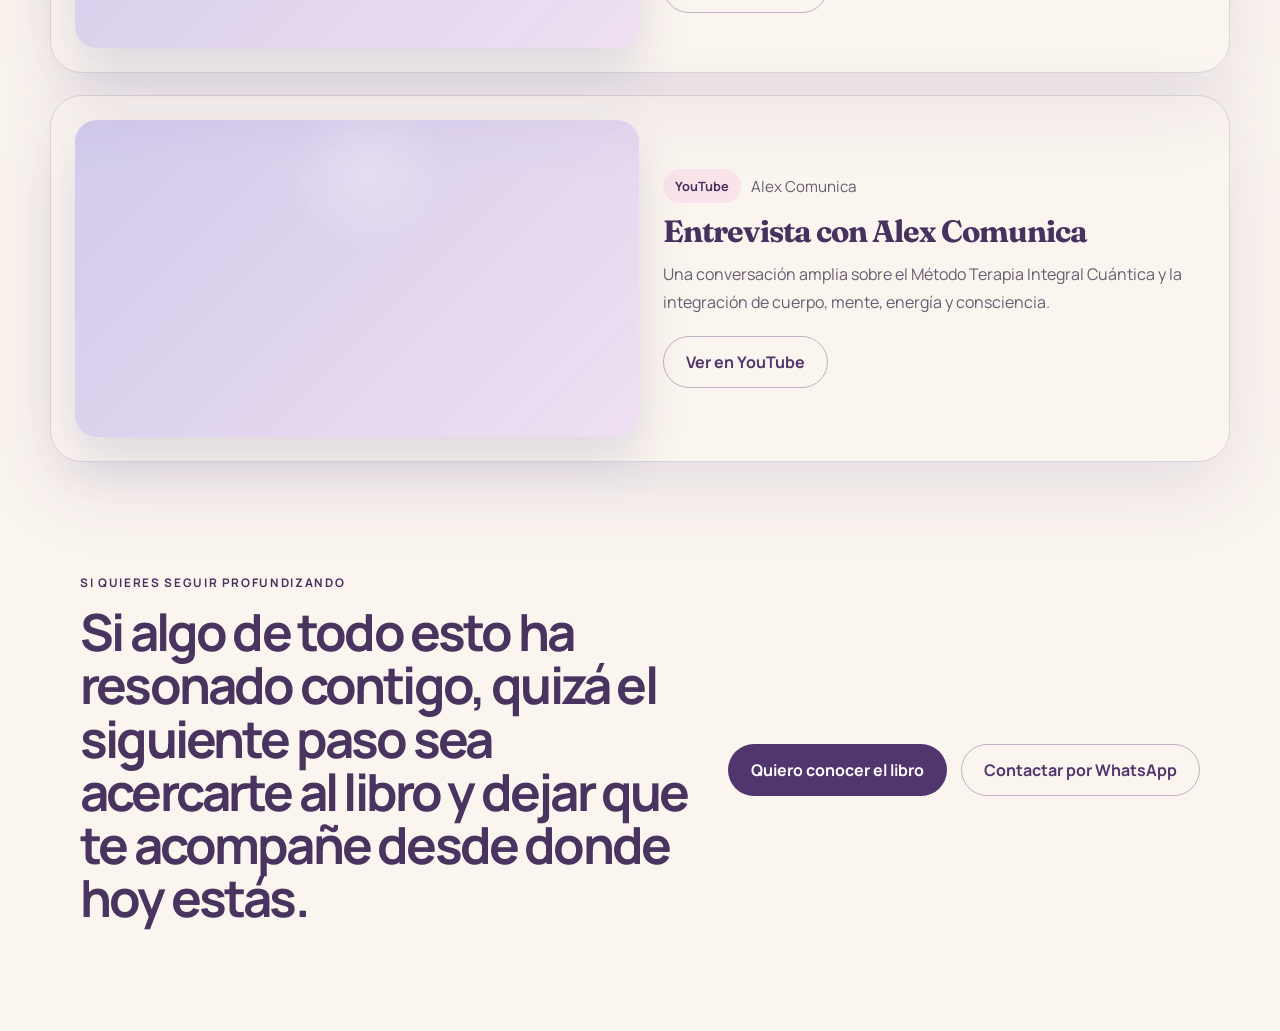
<file: medios.html>
<!DOCTYPE html>
<html lang="es">
<head>
  <meta charset="UTF-8">
  <meta name="viewport" content="width=device-width, initial-scale=1.0">
  <title>Paqui Caballero en medios | Terapia Integral Cuántica</title>
  <meta
    name="description"
    content="Entrevistas y apariciones de Paqui Caballero, psicopedagoga, escritora, divulgadora y creadora del Método Terapia Integral Cuántica."
  >
  <link rel="preconnect" href="https://fonts.googleapis.com">
  <link rel="preconnect" href="https://fonts.gstatic.com" crossorigin>
  <link href="https://fonts.googleapis.com/css2?family=Fraunces:opsz,wght@9..144,500;9..144,700&family=Manrope:wght@400;500;600;700&display=swap" rel="stylesheet">
  <link rel="stylesheet" href="./styles.css">
</head>
<body class="theme-home theme-media modern-redesign">
  <div class="page-shell">
    <header class="site-header simple">
      <a class="brand" href="./index.html">
        <span class="brand-mark">
          <img src="./logo-web.png" alt="Logo de Terapia Integral Cuántica">
        </span>
        <span class="brand-copy">
          <strong>Terapia Integral Cuántica</strong>
          <small>Paqui Caballero</small>
        </span>
      </a>
      <nav class="site-nav">
        <a href="./index.html#metodo">Método</a>
        <a href="./index.html#programas">Programas</a>
        <a href="./index.html#retiro">Retiro</a>
        <a href="./medios.html" aria-current="page">Medios</a>
      </nav>
      <a class="button button-ghost" href="./libro.html">Quiero mi libro</a>
    </header>

    <main>
      <section class="media-hero">
        <div class="media-hero-copy">
          <p class="eyebrow">Prensa y entrevistas</p>
          <h1>Si has llegado hasta aquí, quizá quieras sentir un poco más quién soy y desde qué lugar acompaño</h1>
          <p class="hero-text">
            Soy psicopedagoga, escritora, divulgadora y creadora del Método Terapia Integral Cuántica.
            En estas entrevistas y artículos comparto mi mirada sobre la consciencia, el alma, el duelo,
            la vida después de la muerte y los procesos de transformación que atravesamos.
          </p>
          <div class="hero-actions">
            <a class="button" href="./libro.html">Quiero conocer el libro</a>
            <a class="button button-secondary" href="#apariciones">Ver apariciones</a>
          </div>
        </div>
        <aside class="media-hero-card">
          <div class="media-stat">
            <strong>6</strong>
            <span>espacios donde he podido poner voz a este mensaje</span>
          </div>
          <div class="media-stat">
            <strong>3</strong>
            <span>entrevistas en vídeo para conocer mi mirada con más calma</span>
          </div>
          <p>
            A veces leer una entrevista o escuchar una conversación ayuda a sentir algo que una web no siempre puede mostrar:
            la presencia, la verdad y la intención que hay detrás de cada palabra.
          </p>
        </aside>
      </section>

      <section class="section" id="apariciones">
        <div class="section-heading">
          <p class="eyebrow">Apariciones destacadas</p>
          <h2>Si sientes que necesitas acercarte poco a poco, quizá estas entrevistas y artículos puedan ser una forma amable de empezar.</h2>
        </div>
        <div class="press-grid">
          <article class="press-card">
            <div class="press-meta">
              <span class="tag">Prensa local</span>
              <span>Diari de Catalunya</span>
            </div>
            <h3>La figuerense Paqui Caballero explora el tránsito del alma en su nuevo libro</h3>
            <p>Aquí comparto el origen de este libro y parte del camino que me ha llevado a escribir sobre el alma, la muerte y el sentido de lo que vivimos.</p>
            <a class="button button-secondary" href="https://diaricatalunya.cat/es/alt-emporda/general/la-figuerense-paqui-caballero-explora-el-transito-del-alma-en-su-nuevo-libro" target="_blank" rel="noreferrer">Leer artículo</a>
          </article>

          <article class="press-card">
            <div class="press-meta">
              <span class="tag">Cultura</span>
              <span>Norte en Línea</span>
            </div>
            <h3>“El Viaje del Alma” de Paqui Caballero, una guía para indagar en los misterios de la existencia humana</h3>
            <p>Una forma de acercarte al libro si estás en un momento de preguntas profundas y sientes la necesidad de mirar la vida desde un lugar más amplio.</p>
            <a class="button button-secondary" href="https://norteenlinea.com/el-viaje-del-alma-de-paqui-caballero-una-guia-para-indagar-en-los-misterios-de-la-existencia-humana/" target="_blank" rel="noreferrer">Leer artículo</a>
          </article>

          <article class="press-card">
            <div class="press-meta">
              <span class="tag">Entrevista</span>
              <span>Buenos Aires en Vivo</span>
            </div>
            <h3>“Necesitamos liberarnos de la cultura del miedo”, dice Paqui Caballero, escritora de El viaje del alma</h3>
            <p>En esta entrevista hablo del miedo, de cómo nos atraviesa y de por qué a veces sanar empieza por dejar de vivir desde ese lugar.</p>
            <a class="button button-secondary" href="https://buenosairesenvivo.com/2026/06/02/2necesitamos-liberarnos-de-la-cultura-del-miedo-dice-paqui-caballero-escritora-de-el-viaje-del-alma/" target="_blank" rel="noreferrer">Leer entrevista</a>
          </article>

          <article class="press-card">
            <div class="press-meta">
              <span class="tag">Revista</span>
              <span>ElPlural</span>
            </div>
            <h3>Paqui Caballero: “Somos algo más que un cuerpo”</h3>
            <p>Una conversación en la que comparto una de las intuiciones más profundas que sostienen mi trabajo: que no somos solo lo que se ve.</p>
            <a class="button button-secondary" href="https://www.elplural.com/revista-bando/libros/paqui-caballero-somos-algo-mas-cuerpo_387637102" target="_blank" rel="noreferrer">Leer entrevista</a>
          </article>

          <article class="press-card">
            <div class="press-meta">
              <span class="tag">Literatura</span>
              <span>El Placer de la Lectura</span>
            </div>
            <h3>Entrevista a Paqui Caballero, autora del libro El viaje del alma: “Somos seres inmortales y multidimensionales”</h3>
            <p>Si quieres entrar más de lleno en el universo de <em>El viaje del alma</em>, esta entrevista puede acercarte a su corazón y a la sensibilidad con la que fue escrito.</p>
            <a class="button button-secondary" href="https://elplacerdelalectura.com/2026/04/entrevista-a-paqui-caballero-autora-del-libro-el-viaje-del-alma-somos-seres-inmortales-y-multidimensionales.html" target="_blank" rel="noreferrer">Leer entrevista</a>
          </article>

          <article class="press-card">
            <div class="press-meta">
              <span class="tag">Entrevista</span>
              <span>Diario Sabemos</span>
            </div>
            <h3>“Somos seres extraordinarios que hemos olvidado nuestro verdadero origen”</h3>
            <p>Aquí pongo palabras a algo muy esencial para mí: recordar quiénes somos más allá del miedo, de la prisa y del olvido.</p>
            <a class="button button-secondary" href="https://diariosabemos.com/entrevistas/somos-seres-extraordinarios-hemos-olvidado-nuestro-verdadero-origen_516193_102.html" target="_blank" rel="noreferrer">Leer entrevista</a>
          </article>
        </div>
      </section>

      <section class="section media-video-section">
        <div class="section-heading">
          <p class="eyebrow">Conversaciones en vídeo</p>
          <h2>Tres espacios para profundizar en las preguntas que atraviesan mi trabajo.</h2>
        </div>
        <div class="media-video-grid">
          <div class="media-video-card">
            <div class="video-embed-wrap media-feature-video">
              <iframe
                src="https://www.youtube.com/embed/KlH5ia9z_SY"
                title="Entrevista con Esteban Vigo en LO INVISIBLE"
                loading="lazy"
                allow="accelerometer; autoplay; clipboard-write; encrypted-media; gyroscope; picture-in-picture; web-share"
                referrerpolicy="strict-origin-when-cross-origin"
                allowfullscreen
              ></iframe>
            </div>
            <div class="media-video-copy">
              <div class="press-meta">
                <span class="tag">YouTube</span>
                <span>LO INVISIBLE</span>
              </div>
              <h3>Entrevista con Esteban Vigo en LO INVISIBLE</h3>
              <p>
                Una conversación sobre consciencia, espiritualidad y aquello que no siempre puede explicarse solo desde lo visible.
              </p>
              <a class="button button-secondary" href="https://youtu.be/KlH5ia9z_SY?si=61X3nJwP2B4fvHKZ" target="_blank" rel="noreferrer">Ver en YouTube</a>
            </div>
          </div>

          <div class="media-video-card">
            <div class="video-embed-wrap media-feature-video">
              <iframe
                src="https://www.youtube.com/embed/ayAPx6c8gZk"
                title="Entrevista con Raquel Lagunas"
                loading="lazy"
                allow="accelerometer; autoplay; clipboard-write; encrypted-media; gyroscope; picture-in-picture; web-share"
                referrerpolicy="strict-origin-when-cross-origin"
                allowfullscreen
              ></iframe>
            </div>
            <div class="media-video-copy">
              <div class="press-meta">
                <span class="tag">YouTube</span>
                <span>Raquel Lagunas</span>
              </div>
              <h3>Entrevista con Raquel Lagunas</h3>
              <p>
                Un encuentro para hablar de transformación personal, sentido y la manera en que una experiencia difícil puede abrir una nueva comprensión.
              </p>
              <a class="button button-secondary" href="https://youtu.be/ayAPx6c8gZk?si=FlRs8cN0gcsZs9Hq" target="_blank" rel="noreferrer">Ver en YouTube</a>
            </div>
          </div>

          <div class="media-video-card">
            <div class="video-embed-wrap media-feature-video">
              <iframe
                src="https://www.youtube.com/embed/lkwGRe4aRCY"
                title="Entrevista con Alex Comunica"
                loading="lazy"
                allow="accelerometer; autoplay; clipboard-write; encrypted-media; gyroscope; picture-in-picture; web-share"
                referrerpolicy="strict-origin-when-cross-origin"
                allowfullscreen
              ></iframe>
            </div>
            <div class="media-video-copy">
              <div class="press-meta">
                <span class="tag">YouTube</span>
                <span>Alex Comunica</span>
              </div>
              <h3>Entrevista con Alex Comunica</h3>
              <p>
                Una conversación amplia sobre el Método Terapia Integral Cuántica y la integración de cuerpo, mente, energía y consciencia.
              </p>
              <a class="button button-secondary" href="https://youtu.be/lkwGRe4aRCY?si=7szPfKAEoZI1-rS_" target="_blank" rel="noreferrer">Ver en YouTube</a>
            </div>
          </div>
        </div>
      </section>

      <section class="section media-callout">
        <div class="media-callout-card">
          <div>
            <p class="eyebrow">Si quieres seguir profundizando</p>
            <h2>Si algo de todo esto ha resonado contigo, quizá el siguiente paso sea acercarte al libro y dejar que te acompañe desde donde hoy estás.</h2>
          </div>
          <div class="contact-actions">
            <a class="button" href="./libro.html">Quiero conocer el libro</a>
            <a class="button button-secondary" href="https://wa.me/34629202715?text=Hola%20Paqui%2C%20me%20gustar%C3%ADa%20proponerte%20una%20entrevista%20o%20colaboraci%C3%B3n." target="_blank" rel="noreferrer">Contactar por WhatsApp</a>
          </div>
        </div>
      </section>
    </main>
  </div>

  <script src="./script.js"></script>
</body>
</html>
</file>
<file: styles.css>
:root {
  --bg: #f3efff;
  --panel: rgba(255, 255, 255, 0.84);
  --panel-strong: #ffffff;
  --ink: #272727;
  --muted: #575757;
  --line: rgba(39, 39, 39, 0.12);
  --gold: #9d86ff;
  --gold-deep: #bc8cff;
  --clay: #7f73f2;
  --heading-tint: #6f63c9;
  --heading-shadow: 0 6px 18px rgba(157, 134, 255, 0.14);
  --forest: #272727;
  --mist: #ece4ff;
  --shadow: 0 24px 80px rgba(69, 53, 139, 0.12);
  --radius-xl: 32px;
  --radius-lg: 24px;
  --radius-md: 18px;
  --max-width: 1180px;
}

/* Editorial visual system: shared by the home, book and media pages. */
.modern-redesign {
  --ink: #34294a;
  --muted: #675d70;
  --heading-tint: #46315f;
  --heading-shadow: none;
  --line: rgba(70, 49, 95, 0.16);
  --panel: transparent;
  --gold: #8a6dc1;
  --gold-deep: #59407d;
  --clay: #59407d;
  --forest: #46315f;
  background:
    radial-gradient(circle at 10% 16%, rgba(255, 226, 202, 0.72), transparent 26%),
    radial-gradient(circle at 90% 34%, rgba(206, 188, 231, 0.44), transparent 28%),
    #fbf5ef;
}

.modern-redesign .page-shell {
  position: relative;
}

.modern-redesign .site-header {
  padding: 18px 0;
  backdrop-filter: none;
}

.modern-redesign .site-header:not(.simple) {
  position: sticky;
}

.modern-redesign .site-nav a {
  color: #514361;
  font-weight: 600;
}

.modern-redesign.theme-home:not(.theme-media) .site-header {
  position: absolute;
  top: 0;
  right: 0;
  left: 0;
  z-index: 20;
  margin: 0;
}

.modern-redesign.theme-home:not(.theme-media) .brand,
.modern-redesign.theme-home:not(.theme-media) .brand-copy small,
.modern-redesign.theme-home:not(.theme-media) .site-nav a {
  color: rgba(255, 255, 255, 0.92);
}

.modern-redesign.theme-home:not(.theme-media) .site-nav a:hover,
.modern-redesign.theme-home:not(.theme-media) .site-nav a:focus-visible {
  color: #ffffff;
}

.modern-redesign.theme-home:not(.theme-media) .site-header .button-ghost {
  color: #ffffff;
  border-color: rgba(255, 255, 255, 0.58);
}

.modern-redesign.theme-home:not(.theme-media) .hero {
  width: 100vw;
  margin-right: calc(50% - 50vw);
  margin-left: calc(50% - 50vw);
  border-radius: 0;
  padding-top: 142px;
  padding-right: max(32px, calc((100vw - var(--max-width)) / 2));
  padding-left: max(32px, calc((100vw - var(--max-width)) / 2));
}

.modern-redesign .button {
  min-height: 52px;
  background: #51366e;
  box-shadow: none;
}

.modern-redesign .button:hover,
.modern-redesign .button:focus-visible {
  background: #39234f;
  box-shadow: none;
}

.modern-redesign .button-secondary,
.modern-redesign .button-ghost {
  background: transparent;
  color: #51366e;
  border-color: rgba(81, 54, 110, 0.35);
}

.modern-redesign .hero {
  grid-template-columns: minmax(0, 1fr);
  min-height: 610px;
  padding: clamp(36px, 5vw, 72px);
  border-radius: 34px;
  background:
    linear-gradient(90deg, rgba(28, 18, 50, 0.72) 0%, rgba(43, 29, 67, 0.42) 43%, rgba(46, 28, 67, 0.04) 72%),
    url("./assets/nueva-imagen/hero-celestial-v2.png") center / cover;
  box-shadow: none;
}

.modern-redesign .hero-copy {
  align-self: center;
  max-width: 610px;
}

.modern-redesign .hero .eyebrow,
.modern-redesign .hero .hero-text,
.modern-redesign .hero-signals {
  color: rgba(255, 255, 255, 0.87);
}

.modern-redesign .hero h1,
.modern-redesign .book-hero h1,
.modern-redesign .media-hero h1,
.modern-redesign .section-heading h2,
.modern-redesign .contact-panel h2,
.modern-redesign .checkout-copy h2,
.modern-redesign .media-callout-card h2 {
  font-family: "Manrope", sans-serif;
  font-weight: 700;
  letter-spacing: -0.055em;
}

.modern-redesign .hero h1 {
  max-width: 13ch;
  color: #ffffff;
  font-size: clamp(2.4rem, 4.3vw, 4.5rem);
  text-shadow: none;
}

.modern-redesign .hero .button {
  color: #ffffff;
  background: #51366e;
  border-color: transparent;
}

.modern-redesign .hero .button-secondary {
  background: rgba(255, 255, 255, 0.08);
  color: #ffffff;
  border-color: rgba(255, 255, 255, 0.72);
}

.modern-redesign .hero .button-secondary:hover,
.modern-redesign .hero .button-secondary:focus-visible {
  background: rgba(255, 255, 255, 0.18);
}

.modern-redesign .hero-card {
  display: none;
}

.modern-redesign .hero-card .card-kicker {
  background: transparent;
  padding: 0;
  color: rgba(255, 255, 255, 0.78);
}

.modern-redesign .hero-card .ladder,
.modern-redesign .hero-card-note {
  color: rgba(255, 255, 255, 0.86);
}

.modern-redesign .paqui-portrait {
  width: 150px;
  height: 150px;
  border-color: rgba(255, 255, 255, 0.82);
  box-shadow: none;
}

.modern-redesign .trust-strip,
.modern-redesign .accent-panel,
.modern-redesign .community-section,
.modern-redesign .contact-panel,
.modern-redesign .checkout-box,
.modern-redesign .offer-spotlight,
.modern-redesign .author-feature,
.modern-redesign .media-hero-card,
.modern-redesign .media-callout-card {
  border: 0;
  border-radius: 0;
  background: transparent;
  box-shadow: none;
  backdrop-filter: none;
}

.modern-redesign .trust-strip {
  gap: clamp(30px, 7vw, 100px);
  padding: 42px 0 0;
}

.modern-redesign .trust-strip strong {
  font-family: "Manrope", sans-serif;
  font-size: clamp(1.35rem, 2.2vw, 2.05rem);
  color: #49335f;
}

.modern-redesign .section-heading h2,
.modern-redesign .contact-panel h2,
.modern-redesign .checkout-copy h2,
.modern-redesign .media-callout-card h2 {
  color: #49335f;
}

.modern-redesign .method-grid,
.modern-redesign .funnel-grid,
.modern-redesign .testimonial-grid {
  gap: 0;
  border-top: 1px solid var(--line);
}

.modern-redesign .method-card,
.modern-redesign .funnel-grid article,
.modern-redesign .testimonial-grid blockquote {
  padding: 26px 22px 26px 0;
  border: 0;
  border-radius: 0;
  border-bottom: 1px solid var(--line);
  background: transparent;
  box-shadow: none;
}

.modern-redesign .method-card + .method-card,
.modern-redesign .funnel-grid article + article,
.modern-redesign .testimonial-grid blockquote + blockquote {
  padding-left: 22px;
  border-left: 1px solid var(--line);
}

.modern-redesign .journey-choice .material-symbols-outlined {
  display: block;
  width: 42px;
  height: 42px;
  margin-bottom: 16px;
  color: #80649d;
  font-size: 2.15rem;
  line-height: 42px;
}

.modern-redesign .offer-spotlight {
  padding: 0;
  align-items: center;
}

.modern-redesign .offer-image {
  padding: 0;
  border: 0;
  border-radius: 0;
  background: transparent;
}

.modern-redesign .offer-image img {
  border-radius: 0;
  box-shadow: none;
}

.modern-redesign .price-card {
  padding: 28px 0;
  border: 0;
  border-top: 1px solid var(--line);
  border-bottom: 1px solid var(--line);
  border-radius: 0;
  background: transparent;
  box-shadow: none;
}

.modern-redesign .visual-statement {
  width: 100vw;
  min-height: 620px;
  margin-top: 84px;
  margin-right: calc(50% - 50vw);
  margin-left: calc(50% - 50vw);
  border-radius: 0;
}

.modern-redesign .visual-statement-copy {
  padding-right: max(32px, calc((100vw - var(--max-width)) / 2));
  padding-left: max(32px, calc((100vw - var(--max-width)) / 2));
}

.modern-redesign .visual-statement-copy h2 {
  font-family: "Manrope", sans-serif;
  font-weight: 700;
  letter-spacing: -0.055em;
}

.modern-redesign .retreat-card,
.modern-redesign .video-testimonial-card,
.modern-redesign .media-feature-card,
.modern-redesign .press-card,
.modern-redesign .soft-card {
  border: 0;
  border-radius: 0;
  background: transparent;
  box-shadow: none;
  backdrop-filter: none;
}

.modern-redesign .retreat-card.details,
.modern-redesign .video-testimonial-card,
.modern-redesign .media-feature-card,
.modern-redesign .press-card,
.modern-redesign .soft-card {
  border-top: 1px solid var(--line);
  border-bottom: 1px solid var(--line);
}

.modern-redesign .book-hero,
.modern-redesign .media-hero {
  min-height: 460px;
  padding: clamp(34px, 5vw, 68px);
  border-radius: 34px;
  background:
    linear-gradient(90deg, rgba(255, 251, 245, 0.94) 0%, rgba(255, 248, 242, 0.72) 48%, rgba(255, 241, 226, 0.12) 100%),
    url("./assets/nueva-imagen/lectura-al-atardecer.png") center / cover;
}

.modern-redesign .media-hero {
  background:
    linear-gradient(90deg, rgba(255, 251, 245, 0.94) 0%, rgba(255, 248, 242, 0.72) 48%, rgba(255, 241, 226, 0.12) 100%),
    url("./assets/nueva-imagen/sendero-al-mar.png") center / cover;
}

.modern-redesign .book-hero h1,
.modern-redesign .media-hero h1 {
  max-width: 13ch;
  color: #49335f;
  font-size: clamp(2.3rem, 4vw, 4rem);
}

.modern-redesign .book-mock {
  min-height: auto;
}

.modern-redesign .book-photo-frame,
.modern-redesign .floating-note,
.modern-redesign .book-scene,
.modern-redesign .book-scene-image,
.modern-redesign .community-image {
  border-radius: 0;
  box-shadow: none;
}

.modern-redesign .book-scene {
  padding: 0;
  border: 0;
  background: transparent;
}

.modern-redesign .press-grid {
  gap: 0;
  border-top: 1px solid var(--line);
}

.modern-redesign .press-card {
  padding: 28px 0;
}

@media (max-width: 980px) {
  .modern-redesign .hero,
  .modern-redesign .book-hero,
  .modern-redesign .media-hero {
    min-height: 0;
  }

  .modern-redesign .hero-card {
    padding-top: 24px;
    border-top: 1px solid rgba(255, 255, 255, 0.38);
  }

  .modern-redesign .method-card + .method-card,
  .modern-redesign .funnel-grid article + article,
  .modern-redesign .testimonial-grid blockquote + blockquote {
    padding-left: 0;
    border-left: 0;
  }
}

@media (max-width: 720px) {
  .modern-redesign.theme-home:not(.theme-media) .site-header {
    top: 0;
  }

  .modern-redesign .site-header {
    background: transparent;
    border-radius: 0;
  }

  .modern-redesign .hero,
  .modern-redesign .book-hero,
  .modern-redesign .media-hero {
    padding: 30px 22px;
    border-radius: 26px;
  }

  .modern-redesign.theme-home:not(.theme-media) .hero {
    padding: 138px 22px 30px;
    border-radius: 0;
  }

  .modern-redesign .hero {
    min-height: 620px;
    background-position: 61% center;
  }

  .modern-redesign .visual-statement {
    min-height: 580px;
    margin-top: 58px;
  }

  .modern-redesign .visual-statement-copy {
    padding: 28px 22px;
  }

  .modern-redesign .hero h1,
  .modern-redesign .book-hero h1,
  .modern-redesign .media-hero h1 {
    font-size: clamp(2.15rem, 9vw, 2.8rem);
  }

  .modern-redesign .trust-strip {
    padding-top: 30px;
  }
}

* {
  box-sizing: border-box;
}

html {
  scroll-behavior: smooth;
  background-color: #f3efff;
}

body {
  margin: 0;
  min-height: 100vh;
  font-family: "Manrope", sans-serif;
  color: var(--ink);
  background-color: #f3efff;
  background:
    radial-gradient(circle at 18% 12%, rgba(255, 255, 255, 0.98), transparent 30%),
    radial-gradient(circle at 78% 16%, rgba(157, 134, 255, 0.16), transparent 28%),
    radial-gradient(circle at 62% 12%, rgba(126, 115, 242, 0.16), transparent 23%),
    radial-gradient(circle at 28% 28%, rgba(203, 183, 255, 0.22), transparent 24%),
    radial-gradient(circle at 24% 78%, rgba(188, 140, 255, 0.08), transparent 26%),
    radial-gradient(circle at 86% 84%, rgba(157, 134, 255, 0.1), transparent 22%),
    linear-gradient(180deg, #faf8ff 0%, #f0ecff 48%, #fbf9ff 100%);
}

body.theme-book {
  background-color: #f1ebff;
  background:
    radial-gradient(circle at 54% 18%, rgba(255, 255, 255, 0.99), transparent 15%),
    radial-gradient(circle at 55% 20%, rgba(255, 236, 207, 0.18), transparent 7%),
    radial-gradient(ellipse at 40% 16%, rgba(92, 98, 230, 0.16), transparent 23%),
    radial-gradient(ellipse at 63% 16%, rgba(123, 103, 244, 0.2), transparent 25%),
    radial-gradient(ellipse at 33% 24%, rgba(167, 144, 255, 0.18), transparent 26%),
    radial-gradient(ellipse at 69% 25%, rgba(188, 140, 255, 0.16), transparent 28%),
    radial-gradient(ellipse at 51% 30%, rgba(219, 205, 255, 0.16), transparent 34%),
    linear-gradient(180deg, #f9f6ff 0%, #eeebff 44%, #faf8ff 100%);
}

body::before {
  content: "";
  position: fixed;
  inset: 0;
  pointer-events: none;
  background:
    radial-gradient(circle at 50% 24%, rgba(255, 255, 255, 0.12), transparent 18%),
    linear-gradient(transparent 95%, rgba(39, 39, 39, 0.025) 100%),
    repeating-linear-gradient(
      90deg,
      transparent 0,
      transparent 42px,
      rgba(157, 134, 255, 0.018) 42px,
      rgba(157, 134, 255, 0.018) 43px
    );
  opacity: 0.68;
}

body.theme-book::before {
  background:
    radial-gradient(circle at 52% 18%, rgba(255, 255, 255, 0.34), transparent 10%),
    radial-gradient(ellipse at 43% 22%, rgba(163, 149, 255, 0.1), transparent 18%),
    radial-gradient(ellipse at 59% 22%, rgba(122, 107, 242, 0.12), transparent 18%),
    linear-gradient(transparent 95%, rgba(39, 39, 39, 0.02) 100%),
    repeating-linear-gradient(
      90deg,
      transparent 0,
      transparent 42px,
      rgba(157, 134, 255, 0.014) 42px,
      rgba(157, 134, 255, 0.014) 43px
    );
  opacity: 0.76;
}

.page-shell {
  width: min(calc(100% - 32px), var(--max-width));
  margin: 0 auto;
  padding-bottom: 64px;
}

.site-header {
  position: sticky;
  top: 0;
  z-index: 10;
  display: flex;
  align-items: center;
  justify-content: space-between;
  gap: 18px;
  padding: 20px 0;
  backdrop-filter: blur(16px);
}

.site-header.simple {
  position: relative;
}

.brand {
  display: inline-flex;
  align-items: center;
  gap: 14px;
  text-decoration: none;
  color: inherit;
}

.brand-mark {
  display: inline-grid;
  place-items: center;
  width: 110px;
  height: 110px;
  border-radius: 0;
  background: transparent;
  border: 0;
  font-weight: 700;
  letter-spacing: 0.08em;
  overflow: hidden;
  box-shadow: none;
}

.brand-mark img {
  width: 110px;
  height: 110px;
  object-fit: contain;
  display: block;
}

.brand-copy {
  display: flex;
  flex-direction: column;
  gap: 2px;
}

.brand-copy strong {
  font-size: 0.97rem;
}

.brand-copy small {
  color: var(--muted);
}

.site-nav {
  display: inline-flex;
  gap: 20px;
  flex-wrap: wrap;
}

.site-nav a {
  color: var(--muted);
  text-decoration: none;
  font-size: 0.96rem;
}

.site-nav a:hover,
.site-nav a:focus-visible {
  color: var(--ink);
}

.header-actions {
  display: flex;
  gap: 12px;
  flex-wrap: wrap;
}

.button {
  display: inline-flex;
  align-items: center;
  justify-content: center;
  min-height: 48px;
  padding: 0 22px;
  border-radius: 999px;
  border: 1px solid transparent;
  background: linear-gradient(135deg, var(--gold-deep), var(--gold));
  color: #ffffff;
  font-weight: 700;
  text-decoration: none;
  box-shadow: 0 16px 28px rgba(255, 102, 196, 0.24);
  transition: transform 180ms ease, box-shadow 180ms ease, background 180ms ease;
}

.button:hover,
.button:focus-visible {
  transform: translateY(-2px);
  box-shadow: 0 22px 32px rgba(255, 102, 196, 0.34);
}

.button[disabled] {
  opacity: 0.72;
  pointer-events: none;
  transform: none;
  box-shadow: none;
}

.button-secondary,
.button-ghost {
  background: rgba(255, 255, 255, 0.76);
  color: var(--ink);
  border-color: rgba(39, 39, 39, 0.12);
  box-shadow: none;
}

.hero,
.book-hero {
  display: grid;
  grid-template-columns: 1.25fr 0.9fr;
  gap: 32px;
  align-items: center;
  padding: 24px 0 34px;
}

.media-hero {
  display: grid;
  grid-template-columns: 1.2fr 0.8fr;
  gap: 28px;
  align-items: center;
  padding: 22px 0 32px;
}

.media-hero-card,
.press-card,
.media-callout-card {
  background: var(--panel);
  border: 1px solid var(--line);
  box-shadow: var(--shadow);
  border-radius: var(--radius-xl);
  backdrop-filter: blur(14px);
}

.media-hero-card {
  padding: 28px;
}

.media-stat + .media-stat {
  margin-top: 18px;
}

.media-stat strong {
  display: block;
  font-family: "Fraunces", serif;
  font-size: 3rem;
  line-height: 0.95;
  margin-bottom: 6px;
}

.media-stat span,
.media-hero-card p {
  color: var(--muted);
  line-height: 1.7;
}

.press-grid {
  display: grid;
  grid-template-columns: repeat(2, minmax(0, 1fr));
  gap: 22px;
}

.press-card {
  display: grid;
  gap: 16px;
  padding: 24px;
}

.press-card h3 {
  margin: 0;
}

.press-card p {
  margin: 0;
  color: var(--muted);
  line-height: 1.72;
}

.press-meta {
  display: flex;
  gap: 10px;
  flex-wrap: wrap;
  align-items: center;
  color: var(--muted);
  font-size: 0.95rem;
}

.media-callout-card {
  display: grid;
  grid-template-columns: 1.15fr auto;
  gap: 22px;
  align-items: center;
  padding: 28px 30px;
}

.media-callout-card h2 {
  margin: 0;
}

.media-video-card {
  display: grid;
  grid-template-columns: 1.02fr 0.98fr;
  gap: 24px;
  align-items: center;
  padding: 24px;
  background: var(--panel);
  border: 1px solid var(--line);
  border-radius: var(--radius-xl);
  box-shadow: var(--shadow);
  backdrop-filter: blur(14px);
}

.media-video-grid {
  display: grid;
  gap: 22px;
}

.media-video-copy h3 {
  margin: 12px 0 12px;
}

.media-video-copy p {
  margin: 0 0 20px;
  color: var(--muted);
  line-height: 1.75;
}

.media-hero h1,
.hero h1,
.book-hero h1,
.section-heading h2,
.contact-panel h2,
.checkout-copy h2,
.offer-copy h3,
.program-card h3,
.soft-card h3,
.method-card h3,
.press-card h3,
.media-video-copy h3,
.media-callout-card h2,
.faq-list summary,
.trust-strip strong {
  font-family: "Fraunces", serif;
  font-weight: 700;
  letter-spacing: -0.03em;
  color: var(--heading-tint);
  text-shadow: var(--heading-shadow);
}

.media-hero h1,
.hero h1,
.book-hero h1 {
  font-size: clamp(2.35rem, 4.8vw, 4.6rem);
  line-height: 0.98;
  margin: 0 0 16px;
  max-width: 12ch;
}

.hero-text,
.section-heading p,
.offer-copy p,
.program-card p,
.faq-list p,
.contact-panel p,
.checkout-copy p,
.soft-card p {
  color: var(--muted);
  line-height: 1.7;
}

.eyebrow {
  margin: 0 0 14px;
  text-transform: uppercase;
  letter-spacing: 0.14em;
  font-size: 0.74rem;
  font-weight: 700;
  color: var(--forest);
}

.hero-actions,
.contact-actions {
  display: flex;
  gap: 14px;
  flex-wrap: wrap;
  margin-top: 28px;
}

.hero-signals,
.ladder,
.check-list {
  margin: 28px 0 0;
  padding-left: 18px;
  color: var(--muted);
  line-height: 1.75;
}

.hero-card,
.offer-spotlight,
.program-card,
.method-card,
.soft-card,
.checkout-box,
.trust-strip,
.contact-panel,
.testimonial-grid blockquote,
.faq-list details,
.retreat-card,
.community-section,
.accent-panel {
  background: var(--panel);
  border: 1px solid var(--line);
  box-shadow: var(--shadow);
  backdrop-filter: blur(14px);
}

.hero-card {
  padding: 28px;
  border-radius: var(--radius-xl);
  position: relative;
  overflow: hidden;
}

.portrait-wrap {
  display: flex;
  justify-content: center;
  margin-bottom: 20px;
}

.paqui-portrait {
  width: 180px;
  height: 180px;
  object-fit: cover;
  border-radius: 50%;
  border: 6px solid rgba(255, 252, 247, 0.82);
  box-shadow: 0 18px 34px rgba(71, 43, 26, 0.18);
}

.hero-card-note {
  margin: 20px 0 0;
  color: var(--muted);
  line-height: 1.65;
}

.author-feature {
  display: grid;
  grid-template-columns: 0.62fr 1fr;
  gap: 24px;
  align-items: center;
  padding: 28px;
  background: var(--panel);
  border: 1px solid var(--line);
  border-radius: var(--radius-xl);
  box-shadow: var(--shadow);
  backdrop-filter: blur(14px);
}

.author-feature-image img {
  width: 100%;
  max-width: 320px;
  display: block;
  margin: 0 auto;
  border-radius: var(--radius-lg);
  object-fit: cover;
  box-shadow: 0 20px 44px rgba(71, 43, 26, 0.16);
}

.author-feature-copy {
  margin-bottom: 0;
}

.hero-card::after,
.book-cover::after {
  content: "";
  position: absolute;
  inset: auto -20% -30% 20%;
  height: 180px;
  background: radial-gradient(circle, rgba(255, 102, 196, 0.28), transparent 60%);
}

.card-kicker,
.tag,
.price-card-top,
.scenic-label,
.book-cover-top {
  display: inline-flex;
  padding: 8px 12px;
  border-radius: 999px;
  background: rgba(255, 102, 196, 0.12);
  color: var(--forest);
  font-size: 0.8rem;
  font-weight: 700;
}

.trust-strip {
  display: grid;
  grid-template-columns: repeat(2, minmax(0, 1fr));
  gap: 22px;
  padding: 24px;
  border-radius: var(--radius-lg);
}

.visual-statement {
  position: relative;
  display: grid;
  align-items: end;
  min-height: 560px;
  margin-top: 42px;
  overflow: hidden;
  border-radius: 34px;
  isolation: isolate;
}

.visual-statement::after {
  content: "";
  position: absolute;
  inset: 0;
  z-index: -1;
  background:
    linear-gradient(90deg, rgba(40, 25, 72, 0.82) 0%, rgba(56, 35, 78, 0.6) 42%, rgba(48, 32, 71, 0.16) 72%, rgba(35, 25, 55, 0.1) 100%),
    linear-gradient(0deg, rgba(38, 26, 61, 0.32), transparent 54%);
}

.visual-statement-image {
  position: absolute;
  inset: 0;
  z-index: -2;
  width: 100%;
  height: 100%;
  object-fit: cover;
  object-position: center center;
}

.visual-statement-copy {
  width: min(620px, 100%);
  padding: clamp(28px, 5vw, 64px);
  color: #ffffff;
}

.visual-statement-copy .eyebrow {
  color: rgba(255, 255, 255, 0.82);
}

.visual-statement-copy h2 {
  margin: 0 0 18px;
  font-family: "Fraunces", serif;
  font-size: clamp(2.2rem, 4vw, 4.1rem);
  font-weight: 700;
  letter-spacing: -0.04em;
  line-height: 0.98;
  color: #ffffff;
  text-shadow: 0 4px 26px rgba(27, 16, 46, 0.32);
}

.visual-statement-copy > p:not(.eyebrow) {
  max-width: 53ch;
  margin: 0;
  color: rgba(255, 255, 255, 0.9);
  line-height: 1.75;
}

.button-light {
  margin-top: 28px;
  background: rgba(255, 255, 255, 0.94);
  color: #443060;
  border-color: rgba(255, 255, 255, 0.76);
  box-shadow: none;
}

.button-light:hover,
.button-light:focus-visible {
  background: #ffffff;
  box-shadow: 0 14px 30px rgba(24, 12, 45, 0.2);
}

.trust-strip strong {
  display: block;
  margin-bottom: 8px;
  font-size: 1.2rem;
}

.section {
  padding: 84px 0 0;
}

.section-heading {
  max-width: 760px;
  margin-bottom: 28px;
}

.section-heading h2,
.contact-panel h2,
.checkout-copy h2,
.media-callout-card h2 {
  font-size: clamp(2rem, 4vw, 3.4rem);
  line-height: 1.04;
  margin: 0 0 14px;
}

.offer-copy h3,
.program-card h3,
.soft-card h3,
.method-card h3,
.press-card h3,
.media-video-copy h3 {
  font-size: clamp(1.55rem, 2.4vw, 2rem);
  line-height: 1.08;
}

.section-heading.narrow {
  max-width: 640px;
}

.method-grid,
.program-grid,
.testimonial-grid,
.book-grid,
.funnel-grid {
  display: grid;
  gap: 20px;
}

.method-grid,
.funnel-grid {
  grid-template-columns: repeat(4, minmax(0, 1fr));
}

.funnel-grid.compact {
  grid-template-columns: repeat(3, minmax(0, 1fr));
}

.program-grid,
.testimonial-grid,
.book-grid {
  grid-template-columns: repeat(3, minmax(0, 1fr));
}

.method-card,
.program-card,
.soft-card,
.testimonial-grid blockquote,
.funnel-grid article {
  padding: 24px;
  border-radius: var(--radius-lg);
}

.method-card span {
  display: inline-block;
  margin-bottom: 18px;
  font-weight: 700;
  color: var(--gold-deep);
}

.accent-panel {
  padding: 36px;
  border-radius: var(--radius-xl);
}

.funnel-grid article strong {
  display: block;
  margin-bottom: 8px;
}

.offer-spotlight {
  display: grid;
  grid-template-columns: 1.3fr 0.75fr;
  gap: 22px;
  padding: 28px;
  border-radius: var(--radius-xl);
}

.offer-spotlight-with-image {
  grid-template-columns: minmax(0, 1.25fr) minmax(220px, 0.62fr) minmax(230px, 0.72fr);
  align-items: stretch;
}

.offer-image {
  display: grid;
  place-items: center;
  min-height: 100%;
  margin: 0;
  padding: 10px;
  overflow: hidden;
  border-radius: var(--radius-md);
  border: 1px solid rgba(157, 134, 255, 0.16);
  background:
    radial-gradient(circle at 50% 8%, rgba(255, 245, 219, 0.72), transparent 36%),
    linear-gradient(145deg, rgba(255, 253, 255, 0.96), rgba(246, 238, 255, 0.94));
}

.offer-image img {
  width: 100%;
  height: 100%;
  display: block;
  object-fit: contain;
  border-radius: 14px;
  box-shadow: 0 14px 30px rgba(69, 53, 139, 0.14);
}

.price-card {
  background: linear-gradient(180deg, rgba(255, 250, 255, 0.98), rgba(248, 236, 255, 0.98));
  border: 1px solid rgba(223, 99, 231, 0.22);
  box-shadow: 0 24px 70px rgba(124, 92, 255, 0.16);
  color: var(--ink);
  padding: 28px;
  border-radius: var(--radius-lg);
}

.price-card-session {
  background:
    radial-gradient(circle at 50% 14%, rgba(255, 241, 186, 0.42), transparent 20%),
    radial-gradient(circle at 26% 24%, rgba(255, 95, 173, 0.18), transparent 30%),
    radial-gradient(circle at 78% 28%, rgba(124, 92, 255, 0.18), transparent 34%),
    linear-gradient(180deg, rgba(255, 252, 255, 0.98), rgba(244, 234, 255, 0.98));
  color: var(--ink);
}

.price-old {
  text-decoration: line-through;
  color: rgba(39, 39, 39, 0.58);
  margin: 20px 0 0;
}

.price-now,
.program-price,
.retreat-price {
  font-family: "Fraunces", serif;
  font-size: 2.6rem;
  margin: 0 0 16px;
}

.price-card-session .price-card-top {
  background: rgba(114, 69, 164, 0.12);
  color: #6e378e;
}

.price-card-session .button {
  min-width: 190px;
}

.program-card.featured {
  background: linear-gradient(180deg, rgba(255, 247, 252, 0.98), rgba(255, 232, 245, 0.98));
  transform: translateY(-10px);
}

.program-card .button,
.retreat-card.details .button {
  margin-top: 8px;
}

.retreat-layout {
  display: grid;
  grid-template-columns: 1.2fr 0.9fr;
  gap: 22px;
}

.retreat-form-frame {
  overflow: hidden;
  border-radius: 24px;
  border: 1px solid rgba(157, 134, 255, 0.18);
  background: rgba(255, 255, 255, 0.9);
  box-shadow: 0 22px 50px rgba(69, 53, 139, 0.12);
}

.retreat-form-frame iframe {
  width: 100%;
  min-height: 1200px;
  border: 0;
  display: block;
  background: #ffffff;
}

.retreat-interest-form {
  display: grid;
  gap: 16px;
}

.retreat-form-grid {
  display: grid;
  grid-template-columns: repeat(2, minmax(0, 1fr));
  gap: 16px;
}

.retreat-interest-form label {
  display: grid;
  gap: 8px;
  color: var(--muted);
  font-weight: 600;
}

.retreat-interest-form input,
.retreat-interest-form select,
.retreat-interest-form textarea {
  width: 100%;
  min-height: 52px;
  border-radius: 16px;
  border: 1px solid rgba(39, 39, 39, 0.14);
  background: rgba(255, 255, 255, 0.96);
  padding: 0 16px;
  font: inherit;
  color: var(--ink);
}

.retreat-interest-form select {
  appearance: none;
  background-image:
    linear-gradient(45deg, transparent 50%, rgba(127, 115, 242, 0.9) 50%),
    linear-gradient(135deg, rgba(127, 115, 242, 0.9) 50%, transparent 50%);
  background-position:
    calc(100% - 22px) calc(50% - 3px),
    calc(100% - 16px) calc(50% - 3px);
  background-size: 6px 6px, 6px 6px;
  background-repeat: no-repeat;
}

.retreat-interest-form textarea {
  min-height: 128px;
  padding: 14px 16px;
  resize: vertical;
}

.retreat-form-consent {
  display: grid;
  grid-template-columns: auto 1fr;
  align-items: start;
  gap: 12px;
  margin-top: 4px;
  padding: 14px 16px;
  border-radius: 18px;
  background: rgba(245, 241, 255, 0.86);
  border: 1px solid rgba(157, 134, 255, 0.16);
}

.retreat-form-consent input {
  appearance: auto;
  min-height: auto;
  width: auto;
  margin: 4px 0 0;
  padding: 0;
  border: 0;
  background: transparent;
  box-shadow: none;
}

.retreat-form-actions {
  display: flex;
  gap: 12px;
  flex-wrap: wrap;
  margin-top: 6px;
}

.retreat-form-note {
  margin: 0;
  color: var(--muted);
  line-height: 1.7;
}

.retreat-form-note.is-success {
  color: #4d3aa9;
  font-weight: 600;
}

.retreat-modal {
  position: fixed;
  inset: 0;
  z-index: 999;
  display: none;
}

.retreat-modal.is-open {
  display: block;
}

.retreat-modal-backdrop {
  position: absolute;
  inset: 0;
  background: rgba(34, 26, 73, 0.48);
  backdrop-filter: blur(6px);
}

.retreat-modal-dialog {
  position: relative;
  width: min(920px, calc(100% - 28px));
  max-height: calc(100vh - 64px);
  margin: 32px auto;
  padding: 30px 28px 28px;
  overflow: auto;
  background:
    radial-gradient(circle at 74% 12%, rgba(157, 134, 255, 0.14), transparent 24%),
    radial-gradient(circle at 24% 18%, rgba(188, 140, 255, 0.12), transparent 22%),
    rgba(255, 255, 255, 0.96);
  border: 1px solid rgba(157, 134, 255, 0.18);
  border-radius: 30px;
  box-shadow: 0 30px 90px rgba(44, 35, 97, 0.24);
}

.retreat-modal-dialog .section-heading {
  max-width: none;
  margin-bottom: 20px;
  padding-right: 56px;
}

.retreat-modal-dialog .section-heading h2 {
  font-size: clamp(1.9rem, 3vw, 3rem);
  line-height: 1.02;
}

.retreat-modal-close {
  position: absolute;
  top: 18px;
  right: 18px;
  display: grid;
  place-items: center;
  width: 44px;
  height: 44px;
  border: 1px solid rgba(157, 134, 255, 0.16);
  border-radius: 999px;
  background: rgba(255, 255, 255, 0.94);
  color: var(--clay);
  font-size: 1.9rem;
  line-height: 1;
  cursor: pointer;
  box-shadow: 0 12px 28px rgba(69, 53, 139, 0.12);
  z-index: 2;
}

.retreat-modal-close:hover,
.retreat-modal-close:focus-visible {
  transform: translateY(-1px);
}

.retreat-card {
  border-radius: var(--radius-xl);
  overflow: hidden;
}

.retreat-card.scenic {
  min-height: 0;
  position: relative;
  overflow: hidden;
}

.scenic-label {
  position: absolute;
  top: 18px;
  left: 50%;
  transform: translateX(-50%);
  z-index: 2;
  background: rgba(255, 255, 255, 0.82);
  border: 1px solid rgba(255, 102, 196, 0.2);
  box-shadow: 0 10px 24px rgba(39, 39, 39, 0.08);
}

.retreat-card.details {
  padding: 28px;
}

.retreat-slider {
  display: grid;
  grid-template-columns: auto 1fr auto;
  gap: 12px;
  align-items: center;
  margin-top: 18px;
}

.retreat-slider-hero {
  height: 390px;
  margin-top: 0;
}

.retreat-slider-viewport {
  overflow: hidden;
  border-radius: var(--radius-lg);
  border: 1px solid var(--line);
  box-shadow: var(--shadow);
  background: #fff;
}

.retreat-slider-track {
  display: flex;
  transition: transform 320ms ease;
}

.retreat-slide {
  min-width: 100%;
  margin: 0;
  position: relative;
}

.retreat-slide::after {
  content: "";
  position: absolute;
  inset: auto 0 0 0;
  height: 34%;
  background: linear-gradient(180deg, rgba(39, 39, 39, 0), rgba(39, 39, 39, 0.2));
  pointer-events: none;
}

.retreat-slide img {
  width: 100%;
  height: 180px;
  object-fit: cover;
  object-position: center center;
  display: block;
}

.retreat-slider-hero .retreat-slider-viewport,
.retreat-slider-hero .retreat-slider-track,
.retreat-slider-hero .retreat-slide {
  height: 100%;
}

.retreat-slider-hero .retreat-slide img {
  height: 100%;
}

.retreat-slider-hero .retreat-slide:nth-child(1) img {
  object-position: center 62%;
}

.retreat-slider-hero .retreat-slide:nth-child(2) img {
  object-position: center 72%;
}

.retreat-slider-hero .retreat-slide:nth-child(3) img {
  object-position: center 68%;
}

.retreat-slider-nav {
  width: 42px;
  height: 42px;
  border-radius: 999px;
  border: 1px solid rgba(39, 39, 39, 0.12);
  background: rgba(255, 255, 255, 0.92);
  color: var(--gold);
  font-size: 1.7rem;
  line-height: 1;
  cursor: pointer;
  box-shadow: 0 10px 22px rgba(39, 39, 39, 0.08);
}

.retreat-slider-nav:hover,
.retreat-slider-nav:focus-visible {
  transform: translateY(-1px);
}

.community-section {
  padding: 36px;
  border-radius: var(--radius-xl);
}

.community-content {
  display: grid;
  grid-template-columns: 1fr 0.68fr;
  gap: 28px;
  align-items: center;
}

.community-content .section-heading {
  margin-bottom: 0;
}

.community-image {
  height: 246px;
  margin: 0;
  overflow: hidden;
  border-radius: var(--radius-lg);
}

.community-image img {
  width: 260%;
  max-width: none;
  height: auto;
  display: block;
  transform: translateX(-59%);
}

.testimonial-grid blockquote {
  margin: 0;
}

.testimonial-grid p {
  font-family: "Fraunces", serif;
  font-size: 1.45rem;
  line-height: 1.35;
  margin-top: 0;
}

.testimonial-grid cite {
  font-style: normal;
  color: var(--muted);
}

.video-testimonial-grid {
  display: grid;
  grid-template-columns: repeat(2, minmax(0, 1fr));
  gap: 30px;
}

.testimonial-short {
  aspect-ratio: 9 / 16;
  width: min(100%, 360px);
  max-height: 640px;
  margin-inline: auto;
}

.video-testimonial-card {
  padding: 22px;
  background: var(--panel);
  border: 1px solid var(--line);
  border-radius: var(--radius-xl);
  box-shadow: var(--shadow);
  backdrop-filter: blur(14px);
}

.video-embed-wrap {
  position: relative;
  aspect-ratio: 16 / 9;
  overflow: hidden;
  border-radius: 22px;
  background:
    radial-gradient(circle at 52% 16%, rgba(255, 255, 255, 0.24), transparent 20%),
    linear-gradient(135deg, rgba(105, 94, 227, 0.28), rgba(188, 140, 255, 0.2));
  box-shadow: 0 18px 40px rgba(69, 53, 139, 0.14);
}

.video-embed-wrap iframe {
  width: 100%;
  height: 100%;
  border: 0;
  display: block;
}

.video-testimonial-card h3 {
  margin: 18px 0 10px;
  font-family: "Fraunces", serif;
  font-size: 1.7rem;
  line-height: 1.15;
}

.video-testimonial-card p {
  margin: 0;
  color: var(--muted);
  line-height: 1.7;
}

.media-feature-card {
  display: grid;
  grid-template-columns: 1.05fr 0.95fr;
  gap: 24px;
  align-items: center;
  padding: 24px;
  background: var(--panel);
  border: 1px solid var(--line);
  border-radius: var(--radius-xl);
  box-shadow: var(--shadow);
  backdrop-filter: blur(14px);
}

.media-feature-video {
  box-shadow: 0 22px 48px rgba(69, 53, 139, 0.16);
}

.media-feature-copy h3 {
  margin: 0 0 12px;
  font-family: "Fraunces", serif;
  font-size: 2rem;
  line-height: 1.08;
}

.media-feature-copy p {
  margin: 0 0 20px;
  color: var(--muted);
  line-height: 1.75;
}

.visual-quote-card {
  display: grid;
  grid-template-columns: 0.92fr 1.08fr;
  gap: 24px;
  align-items: center;
  padding: 28px;
  background: var(--panel);
  border: 1px solid var(--line);
  border-radius: var(--radius-xl);
  box-shadow: var(--shadow);
  backdrop-filter: blur(14px);
}

.visual-quote-image img {
  width: 100%;
  display: block;
  border-radius: var(--radius-lg);
  object-fit: cover;
  min-height: 420px;
}

.visual-quote-copy h2 {
  margin-top: 0;
}

.faq-list {
  display: grid;
  gap: 14px;
}

.faq-list details {
  padding: 20px 22px;
  border-radius: var(--radius-md);
}

.faq-list summary {
  cursor: pointer;
  font-size: clamp(1.2rem, 1.8vw, 1.45rem);
  line-height: 1.2;
}

.contact-panel {
  display: grid;
  grid-template-columns: 1.2fr auto;
  gap: 22px;
  align-items: center;
  padding: 28px 32px;
  border-radius: var(--radius-xl);
  margin-top: 84px;
}

.book-hero {
  padding-top: 24px;
}

.offer-ribbon {
  display: inline-flex;
  gap: 8px;
  margin-top: 26px;
  padding: 12px 18px;
  border-radius: 999px;
  background: rgba(255, 248, 252, 0.92);
  border: 1px solid rgba(255, 102, 196, 0.22);
  font-weight: 600;
}

.book-mock {
  position: relative;
  min-height: 520px;
  display: grid;
  place-items: center;
}

.book-scene {
  display: grid;
  grid-template-columns: 1.12fr 0.88fr;
  gap: 28px;
  align-items: center;
  padding: 28px;
  border: 1px solid var(--line);
  border-radius: var(--radius-xl);
  background: var(--panel);
  box-shadow: var(--shadow);
  backdrop-filter: blur(14px);
}

.book-scene-image {
  overflow: hidden;
  border-radius: var(--radius-lg);
  min-height: 320px;
}

.book-scene-image img {
  width: 100%;
  height: 100%;
  display: block;
  object-fit: cover;
  object-position: left center;
}

.book-scene-copy {
  margin: 0;
}

.book-photo-frame {
  width: min(360px, 84%);
  border-radius: 28px;
  overflow: hidden;
  box-shadow: 0 32px 70px rgba(39, 39, 39, 0.22);
  background: #ffffff;
}

.book-photo-frame img {
  display: block;
  width: 100%;
  height: auto;
}

.floating-note {
  position: absolute;
  left: -2%;
  bottom: 8%;
  max-width: 240px;
  padding: 18px;
  border-radius: 20px;
  background: rgba(255, 255, 255, 0.94);
  border: 1px solid rgba(255, 102, 196, 0.12);
  box-shadow: var(--shadow);
  z-index: 2;
}

.checkout-panel {
  padding-bottom: 64px;
}

.checkout-box {
  display: grid;
  grid-template-columns: 1fr 0.95fr;
  gap: 28px;
  padding: 28px;
  border-radius: var(--radius-xl);
}

.checkout-form {
  display: grid;
  gap: 16px;
  align-content: start;
}

.checkout-form label {
  display: grid;
  gap: 8px;
  color: var(--muted);
  font-weight: 600;
}

.checkout-form input {
  min-height: 52px;
  border-radius: 16px;
  border: 1px solid rgba(39, 39, 39, 0.14);
  background: rgba(255, 255, 255, 0.96);
  padding: 0 16px;
  font: inherit;
}

.checkbox {
  grid-template-columns: auto 1fr;
  align-items: start;
  gap: 12px;
}

.checkbox input {
  min-height: auto;
  margin-top: 4px;
}

.soft-card {
  min-height: 210px;
}

.theme-book .page-shell {
  max-width: 1120px;
}

.reveal {
  opacity: 0;
  transform: translateY(28px);
  transition: opacity 560ms ease, transform 560ms ease;
}

.reveal.is-visible {
  opacity: 1;
  transform: translateY(0);
}

@media (max-width: 980px) {
  .hero,
  .book-hero,
  .media-hero,
  .offer-spotlight,
  .retreat-layout,
  .checkout-box,
  .contact-panel,
  .visual-quote-card,
  .media-video-card,
  .media-callout-card,
  .media-feature-card,
  .author-feature,
  .trust-strip,
  .book-scene,
  .community-content {
    grid-template-columns: 1fr;
  }

  .site-header {
    flex-wrap: wrap;
    justify-content: center;
  }

  .site-nav {
    justify-content: center;
  }

  .method-grid,
  .program-grid,
  .testimonial-grid,
  .video-testimonial-grid,
  .press-grid,
  .book-grid,
  .funnel-grid,
  .funnel-grid.compact {
    grid-template-columns: 1fr;
  }

  .video-testimonial-grid {
    grid-template-columns: repeat(2, minmax(0, 1fr));
  }

  .offer-spotlight-with-image .offer-image {
    min-height: 0;
  }

  .offer-spotlight-with-image .offer-image img {
    height: auto;
  }

  .retreat-form-grid {
    grid-template-columns: 1fr;
  }

  .retreat-modal-dialog {
    width: min(100% - 20px, 920px);
    max-height: calc(100vh - 24px);
    margin: 12px auto;
    padding: 24px 18px 18px;
    border-radius: 24px;
  }

  .retreat-modal-dialog .section-heading {
    padding-right: 44px;
  }

  .retreat-modal-dialog .section-heading h2 {
    font-size: clamp(1.7rem, 7vw, 2.3rem);
  }

  .retreat-slider {
    grid-template-columns: 1fr;
  }

  .retreat-slider-nav {
    display: none;
  }

  .hero h1,
  .book-hero h1 {
    max-width: 100%;
  }

  .book-mock {
    min-height: auto;
  }

  .floating-note {
    position: static;
    margin-top: 18px;
  }
}

@media (max-width: 720px) {
  .video-testimonial-grid {
    grid-template-columns: 1fr;
  }

  .retreat-modal-dialog {
    max-height: calc(100vh - 16px);
    margin: 8px auto;
    padding: 22px 16px 16px;
    border-radius: 22px;
  }

  .retreat-modal-close {
    top: 12px;
    right: 12px;
    width: 40px;
    height: 40px;
    font-size: 1.6rem;
  }

  body::before {
    display: none;
  }

  .brand-mark,
  .brand-mark img {
    width: 58px;
    height: 58px;
  }

  .page-shell {
    width: min(calc(100% - 20px), var(--max-width));
  }

  .site-header {
    display: grid;
    grid-template-columns: minmax(0, 1fr) auto;
    grid-template-areas:
      "brand cta"
      "nav nav";
    gap: 10px 12px;
    align-items: center;
  }

  .site-header .brand {
    grid-area: brand;
    gap: 10px;
    min-width: 0;
  }

  .site-header .site-nav {
    grid-area: nav;
    justify-content: flex-start;
    flex-wrap: nowrap;
    overflow-x: auto;
    overflow-y: hidden;
    white-space: nowrap;
    gap: 18px;
    padding: 2px 2px 6px;
    scrollbar-width: none;
    -ms-overflow-style: none;
  }

  .site-header .site-nav::-webkit-scrollbar {
    display: none;
  }

  .site-header > .button,
  .site-header > .header-actions {
    grid-area: cta;
    justify-self: end;
    width: auto;
  }

  .site-header .button-ghost,
  .site-header .header-actions .button-ghost {
    width: auto;
    min-height: 40px;
    padding: 0 16px;
    font-size: 0.94rem;
  }

  .brand-copy {
    min-width: 0;
  }

  .brand-copy strong {
    font-size: 0.9rem;
    white-space: nowrap;
    overflow: hidden;
    text-overflow: ellipsis;
  }

  .brand-copy small {
    font-size: 0.82rem;
  }

  .site-nav a {
    flex: 0 0 auto;
    font-size: 0.95rem;
  }

  .hero,
  .book-hero {
    padding-top: 16px;
  }

  .visual-statement {
    min-height: 580px;
    margin-top: 28px;
    border-radius: 26px;
  }

  .visual-statement::after {
    background:
      linear-gradient(180deg, rgba(41, 26, 74, 0.22) 0%, rgba(41, 26, 74, 0.78) 64%, rgba(34, 22, 60, 0.9) 100%),
      linear-gradient(90deg, rgba(41, 26, 74, 0.18), rgba(41, 26, 74, 0.18));
  }

  .visual-statement-copy {
    padding: 28px 22px;
  }

  .visual-statement-copy h2 {
    font-size: clamp(2.15rem, 9vw, 2.8rem);
  }

  .section {
    padding-top: 66px;
  }

  .hero-card,
  .accent-panel,
  .community-section,
  .offer-spotlight,
  .checkout-box,
  .contact-panel,
  .site-header {
    padding: 16px;
  }

  .site-header {
    backdrop-filter: none;
    background: rgba(255, 255, 255, 0.94);
    border-radius: 24px;
  }

  .button,
  .button-secondary,
  .button-ghost {
    width: 100%;
  }

  .header-actions {
    width: auto;
    justify-content: flex-end;
  }

  .retreat-form-actions {
    flex-direction: column;
  }

  .hero-actions,
  .contact-actions {
    flex-direction: column;
  }
}

/* Full-bleed navigation stays readable as the page moves beneath it. */
.modern-redesign.theme-home:not(.theme-media) .site-header {
  position: fixed;
  top: 0;
  left: 50%;
  width: min(calc(100% - 32px), var(--max-width));
  transform: translateX(-50%);
  transition: background 180ms ease, box-shadow 180ms ease;
}

.modern-redesign.theme-home:not(.theme-media) .site-header.is-scrolled {
  background: transparent;
  box-shadow: none;
}

.modern-redesign.theme-home:not(.theme-media) .site-header.is-scrolled::before {
  content: "";
  position: absolute;
  top: 0;
  bottom: 0;
  left: 50%;
  z-index: -1;
  width: 100vw;
  background: rgba(36, 23, 57, 0.94);
  box-shadow: 0 10px 28px rgba(31, 17, 48, 0.22);
  transform: translateX(-50%);
}

.modern-redesign .site-header.simple {
  position: sticky;
  top: 0;
  z-index: 20;
  background: rgba(251, 245, 239, 0.94);
  box-shadow: 0 8px 24px rgba(52, 41, 74, 0.08);
}

/* The image overlay button uses an opaque surface on every crop. */
.modern-redesign .visual-statement .button-light {
  color: #ffffff;
  background: #51366e;
  border-color: #51366e;
  text-shadow: none;
}

.modern-redesign .visual-statement .button-light:hover,
.modern-redesign .visual-statement .button-light:focus-visible {
  color: #ffffff;
  background: #39234f;
}

/* Upcoming courses form an editorial two-column feature rather than a card. */
.modern-redesign .upcoming-course-feature {
  display: grid;
  grid-template-columns: minmax(0, 1fr) minmax(320px, 0.9fr);
  gap: clamp(32px, 6vw, 84px);
  align-items: stretch;
  padding: 34px 0;
  border-top: 1px solid var(--line);
  border-bottom: 1px solid var(--line);
}

.modern-redesign .upcoming-course-feature .section-heading {
  align-self: center;
  margin: 0;
}

.modern-redesign .course-feature-image {
  min-height: 360px;
  margin: 0;
  overflow: hidden;
  border-radius: 0;
}

.modern-redesign .course-feature-image img {
  width: 100%;
  max-width: none;
  height: 100%;
  display: block;
  object-fit: cover;
  object-position: center;
  transform: none;
}

@media (max-width: 720px) {
  .modern-redesign.theme-home:not(.theme-media) .site-header {
    width: calc(100% - 20px);
    padding: 12px 0;
    border-radius: 0;
  }

  .modern-redesign.theme-home:not(.theme-media) .site-header.is-scrolled {
    padding-right: 12px;
    padding-left: 12px;
  }

  .modern-redesign .upcoming-course-feature {
    grid-template-columns: 1fr;
    gap: 28px;
    padding: 28px 0;
  }

  .modern-redesign .course-feature-image {
    min-height: 260px;
  }
}

/* Show the complete Circle of the Soul artwork without the legacy crop. */
.modern-redesign .circle-soul-image {
  height: auto;
  aspect-ratio: 1 / 1;
  background: rgba(255, 255, 255, 0.34);
}

.modern-redesign .circle-soul-image img {
  width: 100%;
  max-width: none;
  height: 100%;
  display: block;
  object-fit: contain;
  object-position: center;
  transform: none;
}

/* The book page shares the same lilac-and-cream atmosphere as the home. */
body.modern-redesign.theme-book {
  background:
    radial-gradient(circle at 10% 16%, rgba(255, 226, 202, 0.72), transparent 26%),
    radial-gradient(circle at 90% 34%, rgba(206, 188, 231, 0.44), transparent 28%),
    #fbf5ef;
}

body.modern-redesign.theme-book::before {
  background:
    radial-gradient(circle at 16% 20%, rgba(255, 255, 255, 0.3), transparent 18%),
    radial-gradient(circle at 84% 42%, rgba(163, 130, 203, 0.12), transparent 24%),
    linear-gradient(transparent 95%, rgba(70, 49, 95, 0.025) 100%);
}

/* Keep the book navigation content aligned while its colour spans the viewport. */
.modern-redesign.theme-book .site-header.simple {
  background: transparent;
  box-shadow: none;
}

.modern-redesign.theme-book .site-header.simple::before {
  content: "";
  position: absolute;
  top: 0;
  bottom: 0;
  left: 50%;
  z-index: -1;
  width: 100vw;
  background: rgba(36, 23, 57, 0.96);
  box-shadow: 0 8px 24px rgba(31, 17, 48, 0.2);
  transform: translateX(-50%);
}

.modern-redesign.theme-book .site-header.simple .brand,
.modern-redesign.theme-book .site-header.simple .brand-copy small,
.modern-redesign.theme-book .site-header.simple .button-ghost {
  color: #ffffff;
}

.modern-redesign.theme-book .site-header.simple .button-ghost {
  border-color: rgba(255, 255, 255, 0.54);
}

/* Media shares the same visual atmosphere and full-width navigation. */
body.modern-redesign.theme-media {
  background:
    radial-gradient(circle at 10% 16%, rgba(255, 226, 202, 0.72), transparent 26%),
    radial-gradient(circle at 90% 34%, rgba(206, 188, 231, 0.44), transparent 28%),
    #fbf5ef;
}

body.modern-redesign.theme-media::before {
  background:
    radial-gradient(circle at 16% 20%, rgba(255, 255, 255, 0.3), transparent 18%),
    radial-gradient(circle at 84% 42%, rgba(163, 130, 203, 0.12), transparent 24%),
    linear-gradient(transparent 95%, rgba(70, 49, 95, 0.025) 100%);
}

.modern-redesign.theme-media .site-header.simple {
  background: transparent;
  box-shadow: none;
}

.modern-redesign.theme-media .site-header.simple::before {
  content: "";
  position: absolute;
  top: 0;
  bottom: 0;
  left: 50%;
  z-index: -1;
  width: 100vw;
  background: rgba(36, 23, 57, 0.96);
  box-shadow: 0 8px 24px rgba(31, 17, 48, 0.2);
  transform: translateX(-50%);
}

.modern-redesign.theme-media .site-header.simple .brand,
.modern-redesign.theme-media .site-header.simple .brand-copy small,
.modern-redesign.theme-media .site-header.simple .site-nav a,
.modern-redesign.theme-media .site-header.simple .button-ghost {
  color: #ffffff;
}

.modern-redesign.theme-media .site-header.simple .button-ghost {
  border-color: rgba(255, 255, 255, 0.54);
}
</file>
